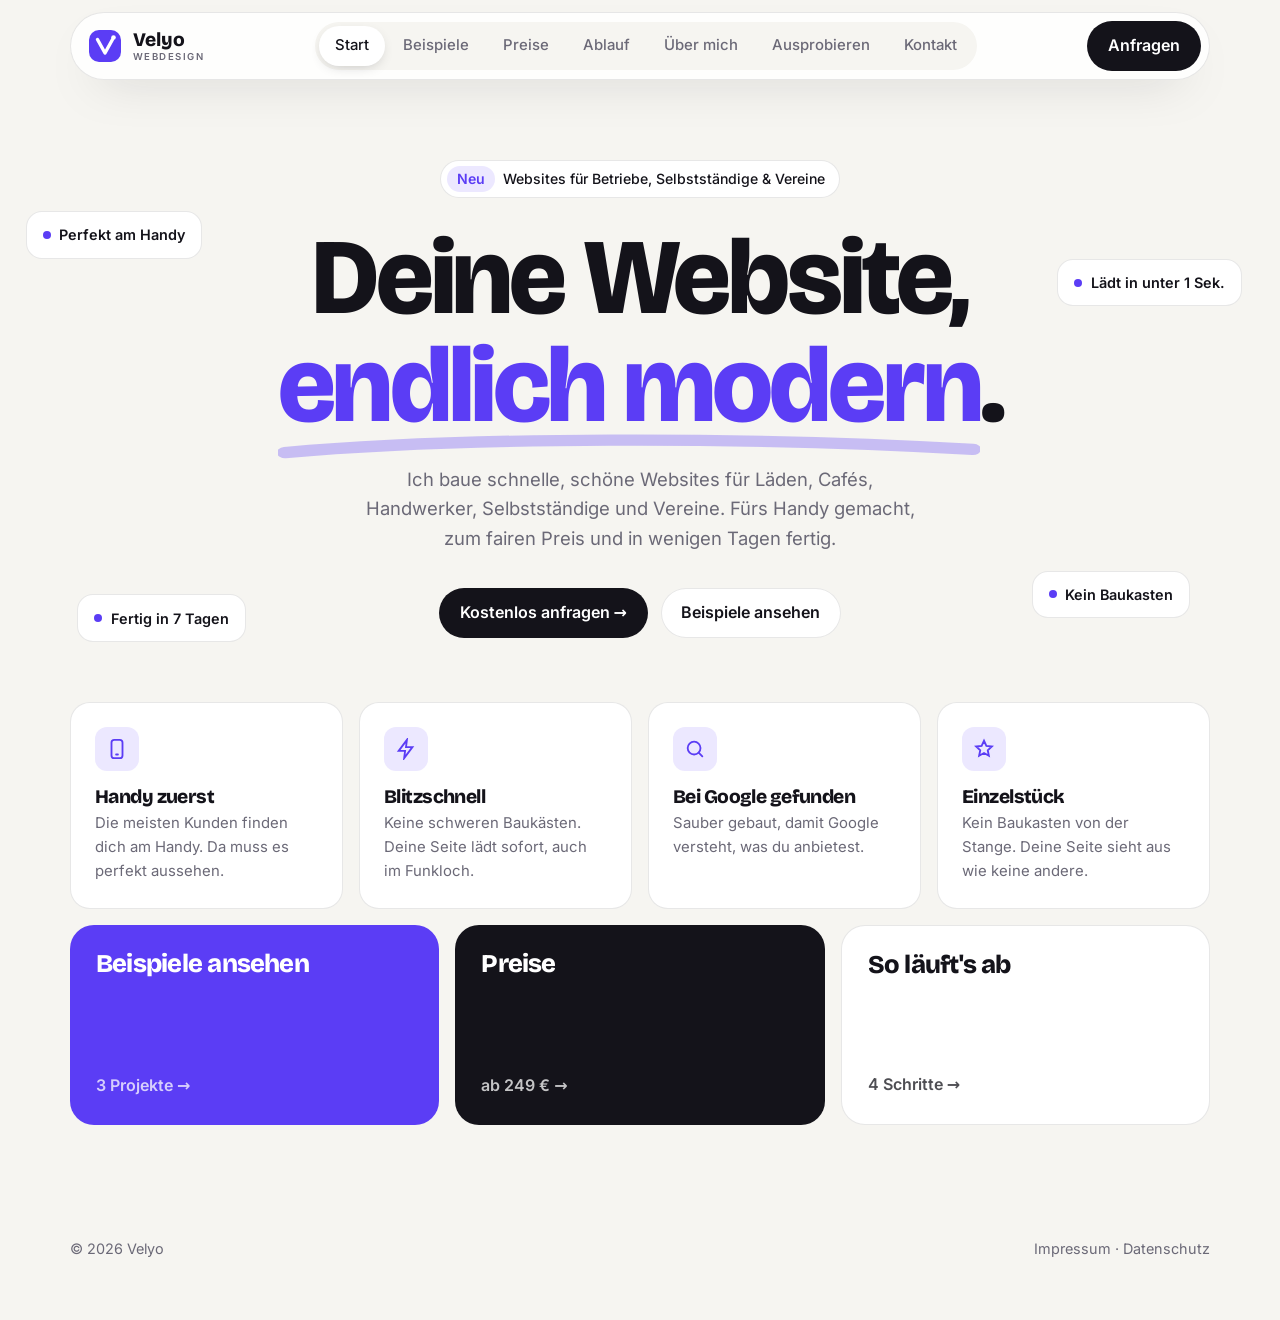
<file: index.html>
<!doctype html>
<html lang="de">
<head>
<meta charset="utf-8">
<meta name="viewport" content="width=device-width, initial-scale=1">
<meta name="robots" content="noindex, nofollow">
<title>Velyo – Websites für Betriebe & Vereine</title>
<meta name="description" content="Moderne Websites für Betriebe, Selbstständige und Vereine. Fürs Handy gemacht, fairer Preis, in wenigen Tagen fertig.">
<link rel="icon" href="data:image/svg+xml,%3Csvg xmlns='http://www.w3.org/2000/svg' viewBox='0 0 36 36'%3E%3Crect x='2' y='2' width='32' height='32' rx='10' fill='%235b3df5'/%3E%3Cpath d='M10.5 11.5 18 25l7.5-13.5' stroke='%23fff' stroke-width='3.4' fill='none' stroke-linecap='round' stroke-linejoin='round'/%3E%3Ccircle cx='26.5' cy='9.5' r='2.3' fill='%23fff'/%3E%3C/svg%3E">
<link rel="stylesheet" href="fonts/fonts.css">
<style>
  /* Nur eine Farbe: Lila. Dazu Schwarz, Weiß und Grau. */
  :root{--bg:#f6f5f1;--karte:#fff;--text:#14131a;--muted:#6b6977;--line:rgba(20,19,26,.1);--akzent:#5b3df5;--akzent-hell:#ece8ff;--schatten:0 20px 50px -28px rgba(20,19,26,.35)}
  *{box-sizing:border-box;margin:0;padding:0}
  body{font-family:'Inter',system-ui,sans-serif;background:var(--bg);color:var(--text);line-height:1.6;overflow-x:hidden}
  h1,h2,h3{font-family:'Bricolage Grotesque',system-ui,sans-serif;letter-spacing:-.03em;line-height:1;font-weight:800}
  a{color:inherit}
  .wrap{max-width:1180px;margin:0 auto;padding:0 20px}
  .ak{color:var(--akzent)}

  /* ---------- Menü ---------- */
  nav{position:sticky;top:12px;z-index:30;margin:12px auto 0;max-width:1180px;padding:0 20px}
  .bar{position:relative;display:flex;align-items:center;justify-content:space-between;gap:1rem;background:rgba(255,255,255,.86);backdrop-filter:blur(14px);border:1px solid var(--line);border-radius:999px;padding:8px 8px 8px 16px;box-shadow:var(--schatten)}
  .logo{font-family:'Bricolage Grotesque';font-weight:800;font-size:1.2rem;text-decoration:none;display:flex;align-items:center;gap:.6rem;flex:none}
  .logo svg{flex:none;transition:transform .4s cubic-bezier(.3,1.6,.5,1)}
  .logo:hover svg{transform:rotate(-8deg) scale(1.06)}
  .logo span{display:flex;flex-direction:column;line-height:1}
  .logo small{font-family:'Inter';font-size:.6rem;font-weight:600;letter-spacing:.16em;text-transform:uppercase;color:var(--muted);margin-top:3px}
  .menu{display:flex;gap:2px;list-style:none;background:var(--bg);border-radius:999px;padding:4px}
  .menu a{display:block;text-decoration:none;font-weight:500;font-size:.93rem;color:var(--muted);padding:.5rem 1rem;border-radius:999px;transition:background .25s,color .25s}
  .menu a:hover{color:var(--text)}
  .menu a.aktiv{background:#fff;color:var(--text);box-shadow:0 4px 14px -6px rgba(20,19,26,.3)}
  .rechts{display:flex;align-items:center;gap:6px}
  .burger{display:none;width:44px;height:44px;border-radius:50%;border:1px solid var(--line);background:#fff;cursor:pointer;place-items:center}
  .burger span{display:block;width:18px;height:2px;background:var(--text);border-radius:2px;position:relative;transition:background .2s}
  .burger span::before,.burger span::after{content:"";position:absolute;left:0;width:18px;height:2px;background:var(--text);border-radius:2px;transition:transform .25s}
  .burger span::before{top:-6px}.burger span::after{top:6px}
  .offen .burger span{background:transparent}
  .offen .burger span::before{transform:translateY(6px) rotate(45deg)}
  .offen .burger span::after{transform:translateY(-6px) rotate(-45deg)}
  .handymenu{display:none;position:absolute;top:calc(100% + 10px);left:0;right:0;background:#fff;border:1px solid var(--line);border-radius:24px;padding:10px;box-shadow:0 30px 60px -20px rgba(20,19,26,.4)}
  .offen .handymenu{display:grid;animation:auf .25s ease}
  @keyframes auf{from{opacity:0;transform:translateY(-8px)}}
  .handymenu a{text-decoration:none;font-family:'Bricolage Grotesque';font-weight:700;font-size:1.3rem;padding:.85rem 1rem;border-radius:16px;display:flex;justify-content:space-between}
  .handymenu a::after{content:"→";color:var(--muted)}
  .handymenu a.aktiv{background:var(--akzent-hell);color:var(--akzent)}
  .handymenu a.aktiv::after{color:var(--akzent)}

  .btn{display:inline-flex;align-items:center;gap:.5rem;background:var(--text);color:#fff;text-decoration:none;font:inherit;font-weight:600;padding:.75rem 1.3rem;border-radius:999px;border:0;cursor:pointer;transition:transform .2s,background .2s}
  .btn:hover{transform:translateY(-2px);background:var(--akzent)}
  .btn.hell{background:#fff;color:var(--text);box-shadow:inset 0 0 0 1px var(--line)}
  .btn.hell:hover{background:var(--akzent-hell);color:var(--akzent)}

  /* ---------- Seiten ---------- */
  .seite{display:none;min-height:70vh}
  .seite.an{display:block;animation:seite .45s cubic-bezier(.2,.7,.2,1)}
  @keyframes seite{from{opacity:0;transform:translateY(14px)}}
  section{padding:72px 0}
  .kopf{display:flex;justify-content:space-between;align-items:end;gap:2rem;flex-wrap:wrap;margin-bottom:2.5rem}
  .kicker{font-weight:600;color:var(--akzent);font-size:.9rem;margin-bottom:.6rem;display:block}
  h2{font-size:clamp(2.3rem,5.4vw,4.2rem)}
  .kopf p{max-width:26rem;color:var(--muted)}
  .weiter{display:flex;justify-content:center;gap:.7rem;flex-wrap:wrap;margin-top:3rem}

  /* Start */
  .hero{padding:80px 0 40px;text-align:center;position:relative}
  .pill{display:inline-flex;align-items:center;gap:.5rem;background:#fff;border:1px solid var(--line);border-radius:999px;padding:.35rem .9rem .35rem .4rem;font-size:.88rem;font-weight:500;margin-bottom:1.6rem}
  .pill b{background:var(--akzent-hell);color:var(--akzent);border-radius:999px;padding:.1rem .6rem;font-weight:600}
  .hero h1{font-size:clamp(2.9rem,8.4vw,7rem);max-width:14ch;margin:0 auto}
  .mark{position:relative;white-space:nowrap;color:var(--akzent)}
  .mark svg{position:absolute;left:0;bottom:-.12em;width:100%;height:.3em}
  .mark path{stroke-dasharray:400;stroke-dashoffset:400;animation:draw 1.2s .4s ease forwards}
  @keyframes draw{to{stroke-dashoffset:0}}
  .hero p{max-width:36rem;margin:1.6rem auto 2.2rem;color:var(--muted);font-size:1.15rem}
  .ctas{display:flex;gap:.8rem;justify-content:center;flex-wrap:wrap}
  .floats{position:absolute;inset:0;pointer-events:none}
  .f{position:absolute;display:flex;align-items:center;gap:.55rem;background:#fff;border:1px solid var(--line);border-radius:16px;padding:.7rem 1rem;font-weight:600;font-size:.9rem;box-shadow:var(--schatten);animation:float 6s ease-in-out infinite}
  .f::before{content:"";width:8px;height:8px;border-radius:50%;background:var(--akzent)}
  @keyframes float{50%{transform:translateY(-12px)}}
  .vorteile{display:grid;grid-template-columns:repeat(4,1fr);gap:16px}
  .v{background:var(--karte);border:1px solid var(--line);border-radius:20px;padding:24px}
  .v .ico{width:44px;height:44px;border-radius:12px;display:grid;place-items:center;margin-bottom:1rem;background:var(--akzent-hell)}
  .v h3{font-size:1.2rem;margin-bottom:.4rem}
  .v p{color:var(--muted);font-size:.93rem}
  .kacheln{display:grid;grid-template-columns:repeat(3,1fr);gap:16px;margin-top:16px}
  .sprung{display:flex;flex-direction:column;justify-content:space-between;gap:2.5rem;min-height:200px;background:var(--karte);border:1px solid var(--line);border-radius:24px;padding:26px;text-decoration:none;transition:transform .25s,box-shadow .25s}
  .sprung:hover{transform:translateY(-4px);box-shadow:var(--schatten)}
  .sprung.dunkel{background:var(--text);color:#fff;border:0}
  .sprung.lila{background:var(--akzent);color:#fff;border:0}
  .sprung h3{font-size:1.6rem}
  .sprung span{font-weight:600;opacity:.75}

  /* Arbeiten */
  .projekte{display:grid;grid-template-columns:repeat(3,1fr);gap:20px}
  .projekt{background:var(--karte);border:1px solid var(--line);border-radius:24px;overflow:hidden;text-decoration:none;display:flex;flex-direction:column;transition:transform .3s,box-shadow .3s}
  .projekt:hover{transform:translateY(-6px);box-shadow:var(--schatten)}
  .screen{position:relative;aspect-ratio:4/5;overflow:hidden;background:#eee;border-bottom:1px solid var(--line)}
  .screen iframe{position:absolute;top:0;left:0;width:390px;height:780px;border:0;transform-origin:0 0;pointer-events:none}
  .projekt .info{padding:20px 22px 22px}
  .projekt h3{font-size:1.4rem;margin-bottom:.3rem}
  .projekt p{color:var(--muted);font-size:.93rem}
  .tags{display:flex;gap:.4rem;flex-wrap:wrap;margin-top:.9rem}
  .tags span{font-size:.75rem;font-weight:600;background:var(--bg);border-radius:999px;padding:.2rem .65rem}
  .hinweis{color:var(--muted);font-size:.85rem;margin-top:1.2rem}

  /* Preise */
  .preise{display:grid;grid-template-columns:repeat(3,1fr);gap:20px;align-items:stretch}
  .p{background:var(--karte);border:1px solid var(--line);border-radius:28px;padding:32px;display:flex;flex-direction:column}
  .p.top{background:var(--text);color:#fff;border:0;box-shadow:var(--schatten)}
  .p.top .muted{color:#a9a7b6}
  .badge{align-self:flex-start;background:var(--akzent);color:#fff;font-weight:600;font-size:.75rem;padding:.25rem .7rem;border-radius:999px;margin-bottom:1rem}
  .p h3{font-size:1.5rem}
  .muted{color:var(--muted)}
  .betrag{font-family:'Bricolage Grotesque';font-weight:800;font-size:3.2rem;margin:1rem 0 .2rem;letter-spacing:-.04em}
  .betrag small{font-size:1rem;font-weight:500;letter-spacing:0}
  .p ul{list-style:none;margin:1.4rem 0 2rem;flex:1}
  .p li{padding:.45rem 0 .45rem 1.7rem;position:relative}
  .p li::before{content:"";position:absolute;left:0;top:.75rem;width:14px;height:8px;border-left:2.5px solid var(--akzent);border-bottom:2.5px solid var(--akzent);transform:rotate(-45deg)}
  .p.top li::before{border-color:#fff}
  .p.top .btn{background:var(--akzent)}
  .p.top .btn:hover{background:#fff;color:var(--text)}
  .angebot{margin-top:2rem;background:var(--akzent-hell);border-radius:20px;padding:20px 24px;font-weight:500}
  .angebot b{font-family:'Bricolage Grotesque';font-size:1.2rem;color:var(--akzent)}

  /* Ablauf */
  .schritte{display:grid;grid-template-columns:repeat(4,1fr);gap:16px}
  .schritt{padding:24px;border-radius:20px;background:var(--karte);border:1px solid var(--line)}
  .schritt .n{font-family:'Bricolage Grotesque';font-weight:800;font-size:2.6rem;color:var(--akzent);line-height:1;margin-bottom:.8rem}
  .schritt h3{font-size:1.15rem;margin-bottom:.3rem}
  .schritt p{color:var(--muted);font-size:.93rem}
  details{background:var(--karte);border:1px solid var(--line);border-radius:16px;padding:18px 22px;margin-bottom:10px}
  summary{font-weight:600;cursor:pointer;list-style:none;display:flex;justify-content:space-between;gap:1rem}
  summary::after{content:"+";font-size:1.3rem;line-height:1;transition:transform .2s;color:var(--akzent)}
  details[open] summary::after{transform:rotate(45deg)}
  details p{color:var(--muted);margin-top:.7rem}

  /* Über mich */
  .ich{display:grid;grid-template-columns:.8fr 1.2fr;gap:48px;align-items:center}
  .ichkarte{border-radius:32px;background:var(--akzent);padding:14px;display:grid;grid-template-columns:1fr 1fr;gap:10px;box-shadow:0 40px 70px -40px rgba(91,61,245,.7)}
  .ik-zahl{background:rgba(255,255,255,.12);border:1px solid rgba(255,255,255,.2);border-radius:22px;padding:26px 20px;color:#fff}
  .ik-zahl b{display:block;font-family:'Bricolage Grotesque';font-weight:800;font-size:clamp(2rem,4.4vw,2.8rem);letter-spacing:-.03em;line-height:1}
  .ik-zahl span{display:block;margin-top:.5rem;font-size:.9rem;opacity:.85}
  .ich p{color:var(--muted);font-size:1.08rem;margin-bottom:1rem}
  .ich p b{color:var(--text)}
  .prinzipien{list-style:none;margin:0 0 1rem}
  .prinzipien li{color:var(--muted);padding:.3rem 0 .3rem 1.6rem;position:relative}
  .prinzipien li::before{content:"";position:absolute;left:0;top:.75rem;width:10px;height:10px;border-radius:3px;background:var(--akzent)}
  .prinzipien b{color:var(--text)}

  /* Kontakt */
  .kontakt{background:var(--text);color:#fff;border-radius:36px;padding:64px 48px;text-align:center;position:relative;overflow:hidden}
  .kontakt::before{content:"";position:absolute;width:520px;height:520px;border-radius:50%;background:radial-gradient(circle,rgba(91,61,245,.5),transparent 70%);top:-220px;left:50%;transform:translateX(-50%)}
  .kontakt > *{position:relative;z-index:1}
  .kontakt h2{margin-bottom:1rem}
  .kontakt p{color:#a9a7b6;max-width:32rem;margin:0 auto 2rem}
  .formular{max-width:560px;margin:0 auto;text-align:left;display:grid;gap:12px}
  .formular .zeile{display:grid;grid-template-columns:1fr 1fr;gap:12px}
  .formular input,.formular textarea{width:100%;font:inherit;color:#fff;background:rgba(255,255,255,.08);border:1px solid rgba(255,255,255,.15);border-radius:14px;padding:.85rem 1rem}
  .formular input::placeholder,.formular textarea::placeholder{color:#8f8d9c}
  .formular textarea{min-height:110px;resize:vertical}
  .formular .wahl{display:flex;gap:8px;flex-wrap:wrap}
  .formular .wahl button{font:inherit;font-weight:600;font-size:.9rem;border-radius:999px;padding:.5rem 1rem;cursor:pointer;background:transparent;color:#fff;border:1px solid rgba(255,255,255,.25)}
  .formular .wahl button.on{background:#fff;color:var(--text);border-color:#fff}
  .formular .btn{justify-self:start;background:var(--akzent)}
  .formular .btn:hover{background:#fff;color:var(--text)}

  footer{padding:40px 0 60px;color:var(--muted);font-size:.9rem}
  footer .wrap{display:flex;justify-content:space-between;flex-wrap:wrap;gap:1rem}
  footer a{text-decoration:none}

  @media (max-width:980px){
    .menu{display:none}
    .burger{display:grid}
    .rechts .btn{display:none}
  }
  @media (max-width:900px){
    .floats{display:none}
    .hero{padding:48px 0 24px}
    .projekte,.preise,.ich,.kacheln{grid-template-columns:1fr}
    .vorteile,.schritte{grid-template-columns:1fr 1fr}
    section{padding:48px 0}
    .kontakt{padding:48px 22px;border-radius:28px}
    .screen{aspect-ratio:1/1}
    .sprung{min-height:140px}
  }
  @media (max-width:520px){.vorteile,.schritte,.formular .zeile{grid-template-columns:1fr}.formular .btn{justify-self:stretch;justify-content:center}}
  @media (prefers-reduced-motion:reduce){*{animation:none!important;transition:none!important}.mark path{stroke-dashoffset:0}}
</style>
</head>
<body>

<nav id="nav"><div class="bar">
  <a class="logo" href="#start" aria-label="Velyo"><svg width="36" height="36" viewBox="0 0 36 36" aria-hidden="true"><rect x="2" y="2" width="32" height="32" rx="10" fill="#5b3df5"/><path d="M10.5 11.5 18 25l7.5-13.5" stroke="#fff" stroke-width="3.4" fill="none" stroke-linecap="round" stroke-linejoin="round"/><circle cx="26.5" cy="9.5" r="2.3" fill="#fff"/></svg><span>Velyo<small>Webdesign</small></span></a>
  <ul class="menu" id="menu"></ul>
  <div class="rechts">
    <a class="btn" href="#kontakt">Anfragen</a>
    <button class="burger" id="burger" aria-label="Menü öffnen" aria-expanded="false"><span></span></button>
  </div>
  <div class="handymenu" id="handymenu"></div>
</div></nav>

<!-- ===== START ===== -->
<main class="seite" data-seite="start" data-titel="Start">
  <header class="hero"><div class="wrap">
    <div class="floats" aria-hidden="true">
      <div class="f" style="left:2%;top:22%">Perfekt am Handy</div>
      <div class="f" style="right:3%;top:30%;animation-delay:1.5s">Lädt in unter 1 Sek.</div>
      <div class="f" style="left:6%;bottom:6%;animation-delay:3s">Fertig in 7 Tagen</div>
      <div class="f" style="right:7%;bottom:10%;animation-delay:2s">Kein Baukasten</div>
    </div>
    <span class="pill"><b>Neu</b> Websites für Betriebe, Selbstständige & Vereine</span>
    <h1>Deine Website, <span class="mark">endlich modern<svg viewBox="0 0 300 20" preserveAspectRatio="none"><path d="M3 14 C 80 4, 200 4, 297 12" stroke="#5b3df5" stroke-opacity=".3" stroke-width="7" fill="none" stroke-linecap="round"/></svg></span>.</h1>
    <p>Ich baue schnelle, schöne Websites für Läden, Cafés, Handwerker, Selbstständige und Vereine. Fürs Handy gemacht, zum fairen Preis und in wenigen Tagen fertig.</p>
    <div class="ctas"><a class="btn" href="#kontakt">Kostenlos anfragen →</a><a class="btn hell" href="#arbeiten">Beispiele ansehen</a></div>
  </div></header>
  <section style="padding-top:24px"><div class="wrap">
    <div class="vorteile">
      <div class="v"><div class="ico"><svg width="22" height="22" viewBox="0 0 24 24" fill="none" stroke="#5b3df5" stroke-width="2" stroke-linecap="round"><rect x="6" y="2" width="12" height="20" rx="3"/><path d="M11 18h2"/></svg></div><h3>Handy zuerst</h3><p>Die meisten Kunden finden dich am Handy. Da muss es perfekt aussehen.</p></div>
      <div class="v"><div class="ico"><svg width="22" height="22" viewBox="0 0 24 24" fill="none" stroke="#5b3df5" stroke-width="2" stroke-linecap="round"><path d="M13 2 4 14h7l-1 8 9-12h-7z"/></svg></div><h3>Blitzschnell</h3><p>Keine schweren Baukästen. Deine Seite lädt sofort, auch im Funkloch.</p></div>
      <div class="v"><div class="ico"><svg width="22" height="22" viewBox="0 0 24 24" fill="none" stroke="#5b3df5" stroke-width="2" stroke-linecap="round"><circle cx="11" cy="11" r="7"/><path d="m20 20-4-4"/></svg></div><h3>Bei Google gefunden</h3><p>Sauber gebaut, damit Google versteht, was du anbietest.</p></div>
      <div class="v"><div class="ico"><svg width="22" height="22" viewBox="0 0 24 24" fill="none" stroke="#5b3df5" stroke-width="2" stroke-linecap="round"><path d="M12 3l2.6 5.6 6 .7-4.5 4.1 1.2 6L12 16.4 6.7 19.4l1.2-6L3.4 9.3l6-.7z"/></svg></div><h3>Einzelstück</h3><p>Kein Baukasten von der Stange. Deine Seite sieht aus wie keine andere.</p></div>
    </div>
    <div class="kacheln">
      <a class="sprung lila" href="#arbeiten"><h3>Beispiele ansehen</h3><span>3 Projekte →</span></a>
      <a class="sprung dunkel" href="#preise"><h3>Preise</h3><span>ab 249 € →</span></a>
      <a class="sprung" href="#ablauf"><h3>So läuft's ab</h3><span>4 Schritte →</span></a>
    </div>
  </div></section>
</main>

<!-- ===== ARBEITEN ===== -->
<main class="seite" data-seite="arbeiten" data-titel="Beispiele">
  <section><div class="wrap">
    <div class="kopf"><div><span class="kicker">Beispiele</span><h2>So kann's aussehen</h2></div><p>Drei Beispiel-Projekte. Antippen und am Handy durchscrollen.</p></div>
    <div class="projekte">
      <a class="projekt" href="beispiele/cafe/"><div class="screen"><iframe data-src="beispiele/cafe/" scrolling="no" tabindex="-1" title="Vorschau Café"></iframe></div><div class="info"><h3>Café Morgenrot</h3><p>Speisekarte zum Durchklicken und „Jetzt geöffnet“-Anzeige.</p><div class="tags"><span>Gastro</span><span>Speisekarte</span><span>Öffnungszeiten live</span></div></div></a>
      <a class="projekt" href="beispiele/verein/"><div class="screen"><iframe data-src="beispiele/verein/" scrolling="no" tabindex="-1" title="Vorschau Verein"></iframe></div><div class="info"><h3>LG Neckarufer</h3><p>Countdown zum nächsten Wettkampf und Trainingsgruppen-Filter.</p><div class="tags"><span>Verein</span><span>Termine</span><span>Mitglieder werben</span></div></div></a>
      <a class="projekt" href="beispiele/handwerk/"><div class="screen"><iframe data-src="beispiele/handwerk/" scrolling="no" tabindex="-1" title="Vorschau Schreinerei"></iframe></div><div class="info"><h3>Schreinerei Brandt</h3><p>Preis-Schätzer und Anfrage-Formular für neue Aufträge.</p><div class="tags"><span>Handwerk</span><span>Preis-Rechner</span><span>Anfragen</span></div></div></a>
    </div>
    <p class="hinweis">Die Betriebe sind erfunden. Sie zeigen, was möglich ist. Deine Website wird genau auf dich zugeschnitten.</p>
    <div class="weiter"><a class="btn" href="#preise">Weiter zu den Preisen →</a></div>
  </div></section>
</main>

<!-- ===== PREISE ===== -->
<main class="seite" data-seite="preise" data-titel="Preise">
  <section><div class="wrap">
    <div class="kopf"><div><span class="kicker">Preise</span><h2>Fair & klar</h2></div><p>Festpreis, keine versteckten Kosten, und die Website gehört dir. Die Hälfte zahlst du zum Start, die andere Hälfte, wenn alles fertig ist.</p></div>
    <div class="preise">
      <div class="p"><h3>Visitenkarte</h3><p class="muted">Eine Seite, alles Wichtige.</p><div class="betrag">249 €<small> einmalig</small></div>
        <ul><li>1 Seite mit allen Infos</li><li>Öffnungszeiten, Karte, Kontakt</li><li>Perfekt am Handy</li><li>Fertig in 5 Tagen</li></ul><a class="btn hell" href="#kontakt">Anfragen</a></div>
      <div class="p top"><span class="badge">Beliebt</span><h3>Standard</h3><p class="muted">Für Betriebe, die wachsen wollen.</p><div class="betrag">449 €<small> einmalig</small></div>
        <ul><li>Bis zu 5 Seiten</li><li>Speisekarte, Leistungen oder Termine</li><li>Anfrage-Formular</li><li>Bildergalerie</li><li>Google-Maps-Karte & Öffnungszeiten</li><li>Google-Profil eingerichtet</li><li>Instagram & Social Media verknüpft</li><li>Gefunden werden bei Google (Grundpaket)</li><li>3 Änderungsrunden</li><li>1 Monat kostenlose Änderungen</li></ul><a class="btn" href="#kontakt">Anfragen</a></div>
      <div class="p"><h3>Premium</h3><p class="muted">Für alle, die richtig auffallen wollen.</p><div class="betrag">749 €<small> einmalig</small></div>
        <ul><li>Alles aus Standard</li><li>Bis zu 10 Seiten</li><li>Online-Terminbuchung oder Reservierung</li><li>Besondere Animationen & Effekte</li><li>News- oder Blog-Bereich</li><li>Zweite Sprache (z. B. Englisch)</li><li>Unbegrenzte Änderungsrunden</li></ul><a class="btn hell" href="#kontakt">Anfragen</a></div>
    </div>
    <div class="angebot"><b>Startangebot:</b> Die ersten 3 Kunden bekommen 50 % Rabatt, wenn sie mir danach eine ehrliche Bewertung schreiben.</div>
  </div></section>
</main>

<!-- ===== ABLAUF ===== -->
<main class="seite" data-seite="ablauf" data-titel="Ablauf">
  <section><div class="wrap">
    <div class="kopf"><div><span class="kicker">Ablauf</span><h2>In 4 Schritten online</h2></div><p>Du musst nichts Technisches können. Ich kümmere mich um alles.</p></div>
    <div class="schritte">
      <div class="schritt"><div class="n">1</div><h3>Anfrage</h3><p>Füll das kurze Formular aus. Dauert 2 Minuten.</p></div>
      <div class="schritt"><div class="n">2</div><h3>Entwurf</h3><p>Nach der Anzahlung (50 %) bekommst du in 2–3 Tagen einen Link zu deinem Entwurf.</p></div>
      <div class="schritt"><div class="n">3</div><h3>Feinschliff</h3><p>Schreib mir, was anders soll. Ich passe es an.</p></div>
      <div class="schritt"><div class="n">4</div><h3>Online</h3><p>Die Seite geht live, und du zahlst die zweite Hälfte.</p></div>
    </div>
  </div></section>
  <section style="padding-top:0"><div class="wrap" style="max-width:820px">
    <h2 style="margin-bottom:2rem;text-align:center;font-size:clamp(2rem,4vw,3rem)">Häufige Fragen</h2>
    <details><summary>Was kostet die Website im Monat?</summary><p>Die Website selbst nichts. Nur die eigene Adresse (z. B. cafe-musterstadt.de) kostet etwa 1 € im Monat. Die zahlst du direkt beim Anbieter, und sie gehört dir.</p></details>
    <details><summary>Wie läuft die Bezahlung?</summary><p>Die Hälfte zahlst du als Anzahlung zum Start, die andere Hälfte, wenn die Website fertig ist. Bequem per Überweisung.</p></details>
    <details><summary>Kann ich später selbst etwas ändern?</summary><p>Ja. Kleine Änderungen wie Öffnungszeiten zeige ich dir. Größere Änderungen schickst du mir einfach, und ich sage dir vorher, was sie kosten.</p></details>
    <details><summary>Ich habe schon eine alte Website. Geht das trotzdem?</summary><p>Klar. Ich übernehme deine Inhalte und mache sie modern. Deine Adresse bleibt gleich.</p></details>
    <details><summary>Brauche ich gute Fotos?</summary><p>Hilft, ist aber kein Muss. Schick mir einfach Handyfotos, oder ich arbeite mit kostenlosen Profi-Bildern.</p></details>
    <div class="weiter"><a class="btn" href="#kontakt">Jetzt anfragen →</a></div>
  </div></section>
</main>

<!-- ===== ÜBER MICH ===== -->
<main class="seite" data-seite="ueber" data-titel="Über mich">
  <section><div class="wrap">
    <div class="ich">
      <div class="ichkarte" aria-hidden="true">
        <div class="ik-zahl"><b>24 h</b><span>bis zur Antwort</span></div>
        <div class="ik-zahl"><b>7 Tage</b><span>bis zur fertigen Seite</span></div>
        <div class="ik-zahl"><b>100 %</b><span>fürs Handy gemacht</span></div>
        <div class="ik-zahl"><b>1 : 1</b><span>Einzelstück, kein Baukasten</span></div>
      </div>
      <div>
        <span class="kicker">Über mich</span>
        <h2 style="margin-bottom:1.4rem">Wer steckt dahinter?</h2>
        <p>Ich mache gerade mein Abi und baue nebenbei Websites. Dabei nutze ich die neuesten Werkzeuge, und deshalb bin ich <b>schneller und günstiger als eine große Agentur</b>. Das Ergebnis sieht trotzdem richtig gut aus.</p>
        <p>Mir fällt ständig auf, wie viele tolle Läden, Selbstständige und Vereine eine veraltete oder gar keine Website haben. Dabei suchen heute fast alle Kunden zuerst im Internet. <b>Wer da nicht gut aussieht, verliert Kunden</b>, und genau das will ich ändern.</p>
        <p>Wie ich arbeite:</p>
        <ul class="prinzipien">
          <li><b>Ehrlich:</b> Festpreis vorher, keine versteckten Kosten.</li>
          <li><b>Schnell:</b> Antwort in 24 Stunden, Entwurf in 2–3 Tagen.</li>
          <li><b>Fair:</b> Halb zum Start, halb wenn alles fertig ist.</li>
          <li><b>Mit Liebe zum Detail:</b> Jede Seite ist ein Einzelstück.</li>
        </ul>
        <p>Wenn ich nicht gerade baue, bin ich beim Laufen oder auf dem Rad. Ausdauer habe ich also, auch bei deinem Projekt.</p>
      </div>
    </div>
  </div></section>
</main>

<!-- ===== BAUKASTEN: Kunde spielt selbst. Vorschau ist nur ein Bild (Canvas) mit Wasserzeichen, kein kopierbarer Code ===== -->
<main class="seite" data-seite="baukasten" data-titel="Ausprobieren">
  <section><div class="wrap">
    <h2>Bau dir deine Vorschau</h2>
    <p class="bk-intro">Name rein, Farbe wählen, fertig. So ungefähr könnte deine Seite aussehen. Die echte Seite baue ich danach Stück für Stück für dich.</p>
    <div class="bk">
      <div class="bk-form">
        <label>Name deines Betriebs<input id="bkName" value="Café Sonnenschein" maxlength="28"></label>
        <label>Branche<select id="bkArt"><option value="cafe">Café / Bäckerei</option><option value="handwerk">Handwerk</option><option value="verein">Verein / Sport</option><option value="friseur">Friseur / Beauty</option><option value="anders">Etwas anderes</option></select></label>
        <label>Dein Spruch<input id="bkSpruch" maxlength="40"></label>
        <div class="bk-lbl">Farbe</div><div class="bk-farben" id="bkFarben"></div>
        <div class="bk-lbl">Stil</div><div class="wahl" id="bkStil"><button type="button" class="on" data-v="hell">Hell</button><button type="button" data-v="dunkel">Dunkel</button></div>
        <button class="btn" id="bkLos" type="button">Diese Seite anfragen →</button>
      </div>
      <canvas id="bkBild" width="780" height="1500" aria-label="Vorschau deiner Website"></canvas>
    </div>
  </div></section>
</main>
<style>
  .bk-intro{color:var(--muted);max-width:560px;margin:8px 0 28px}
  .bk{display:grid;grid-template-columns:1fr 390px;gap:40px;align-items:start;user-select:none;-webkit-user-select:none}
  .bk-form{display:grid;gap:16px;background:var(--karte);border-radius:24px;padding:24px;box-shadow:var(--schatten)}
  .bk-form label{display:grid;gap:6px;font-weight:600;font-size:14px}
  .bk-form input,.bk-form select{font:inherit;font-weight:500;padding:12px 14px;border-radius:12px;border:1px solid var(--line);background:var(--bg);user-select:text}
  .bk-lbl{font-weight:600;font-size:14px;margin-bottom:-8px}
  .bk-farben{display:flex;gap:10px}
  .bk-farben button{width:38px;height:38px;border-radius:50%;border:3px solid #fff;box-shadow:0 0 0 1px var(--line);cursor:pointer}
  .bk-farben button.on{box-shadow:0 0 0 3px var(--text)}
  #bkBild{width:390px;height:750px;border-radius:36px;border:10px solid #14131a;background:#fff;box-shadow:var(--schatten);pointer-events:none}
  @media (max-width:820px){.bk{grid-template-columns:1fr}#bkBild{width:min(390px,100%);height:auto;aspect-ratio:390/750;justify-self:center}}
</style>
<script>
(() => {
  const ART = {
    cafe: { bild: 'beispiele/img/1528699633788-424224dc89b5-2000.jpg', spruch: 'Guter Kaffee. Langsamer Morgen.', knopf: 'Zur Karte', kacheln: ['Frühstück bis 14 Uhr', 'Kuchen hausgemacht', 'Tisch reservieren'] },
    handwerk: { bild: 'beispiele/img/1512916194211-3f2b7f5f7de3-2000.jpg', spruch: 'Möbel, die bleiben.', knopf: 'Angebot holen', kacheln: ['Küchen & Schränke', 'Meisterbetrieb', 'Kostenloses Angebot'] },
    verein: { bild: 'beispiele/img/1502904550040-7534597429ae-2000.jpg', spruch: 'Laufen. Springen. Zusammen.', knopf: 'Probetraining', kacheln: ['Trainingszeiten', 'Nächste Termine', 'Mitglied werden'] },
    friseur: { spruch: 'Dein neuer Lieblingsschnitt.', knopf: 'Termin buchen', kacheln: ['Damen & Herren', 'Online-Termin', 'Preise ansehen'] },
    anders: { spruch: 'Schön, dass du da bist.', knopf: 'Kontakt', kacheln: ['Unsere Leistungen', 'Über uns', 'So erreichst du uns'] },
  };
  const FARBEN = ['#5b3df5', '#e2553a', '#2563eb', '#a0673a', '#16a34a', '#db2777'];
  const $ = id => document.getElementById(id), cv = $('bkBild'), x = cv.getContext('2d'), fotos = {};
  let farbe = FARBEN[1], stil = 'hell';
  cv.addEventListener('contextmenu', e => e.preventDefault());
  $('bkFarben').innerHTML = FARBEN.map(f => `<button type="button" style="background:${f}" data-f="${f}" aria-label="Farbe ${f}"></button>`).join('');
  $('bkFarben').onclick = e => { const b = e.target.closest('button'); if(!b) return; farbe = b.dataset.f; mal() };
  $('bkStil').onclick = e => { const b = e.target.closest('button'); if(!b) return; stil = b.dataset.v; mal() };
  $('bkArt').onchange = () => { $('bkSpruch').value = ART[$('bkArt').value].spruch; mal() };
  $('bkName').oninput = $('bkSpruch').oninput = () => mal();
  $('bkSpruch').value = ART.cafe.spruch;
  const rr = (px, py, w, h, r) => { x.beginPath(); x.roundRect(px, py, w, h, r) };
  function zeilen(t, max){ const out = []; let z = ''; for(const w of t.split(' ')){ const n = z ? z + ' ' + w : w; if(x.measureText(n).width > max && z){ out.push(z); z = w } else z = n } if(z) out.push(z); return out }
  function mal(){
    const a = ART[$('bkArt').value], name = $('bkName').value.trim() || 'Dein Betrieb', dunkel = stil === 'dunkel';
    [...$('bkFarben').children].forEach(b => b.classList.toggle('on', b.dataset.f === farbe));
    [...$('bkStil').children].forEach(b => b.classList.toggle('on', b.dataset.v === stil));
    const bg = dunkel ? '#121117' : '#f6f5f1', karte = dunkel ? '#1d1c24' : '#fff', text = dunkel ? '#fff' : '#14131a';
    x.setTransform(2, 0, 0, 2, 0, 0); x.fillStyle = bg; x.fillRect(0, 0, 390, 750);
    // Menü-Pille
    rr(14, 18, 362, 56, 28); x.fillStyle = karte; x.fill();
    rr(26, 30, 32, 32, 10); x.fillStyle = farbe; x.fill();
    x.fillStyle = '#fff'; x.font = '800 16px "Bricolage Grotesque",sans-serif'; x.textAlign = 'center'; x.textBaseline = 'middle'; x.fillText(name[0].toUpperCase(), 42, 47);
    x.textAlign = 'left'; x.fillStyle = text; x.font = '700 15px Inter,sans-serif'; x.fillText(name.length > 18 ? name.slice(0, 17) + '…' : name, 68, 47);
    x.font = '700 13px Inter,sans-serif'; const kw = x.measureText(a.knopf).width + 28; rr(366 - kw, 30, kw, 34, 17); x.fillStyle = farbe; x.fill(); x.fillStyle = '#fff'; x.textAlign = 'center'; x.fillText(a.knopf, 366 - kw / 2, 47);
    // Startbild
    x.save(); rr(14, 90, 362, 420, 26); x.clip();
    const f = a.bild && fotos[a.bild];
    if(f && f.complete && f.naturalWidth){ const s = Math.max(362 / f.naturalWidth, 420 / f.naturalHeight); x.drawImage(f, 195 - f.naturalWidth * s / 2, 300 - f.naturalHeight * s / 2, f.naturalWidth * s, f.naturalHeight * s) }
    else { const g = x.createLinearGradient(14, 90, 376, 510); g.addColorStop(0, farbe); g.addColorStop(1, '#14131a'); x.fillStyle = g; x.fillRect(14, 90, 362, 420) }
    const s2 = x.createLinearGradient(0, 200, 0, 510); s2.addColorStop(0, 'rgba(0,0,0,0)'); s2.addColorStop(1, 'rgba(0,0,0,.72)'); x.fillStyle = s2; x.fillRect(14, 90, 362, 420);
    x.restore();
    x.textAlign = 'left'; x.fillStyle = '#fff'; x.font = '800 38px "Bricolage Grotesque",sans-serif';
    const Z = zeilen($('bkSpruch').value.trim() || a.spruch, 320).slice(0, 4); Z.forEach((z, i) => x.fillText(z, 34, 470 - (Z.length - 1 - i) * 42 - 40));
    x.font = '700 13px Inter,sans-serif'; rr(34, 466, 130, 34, 17); x.fillStyle = farbe; x.fill(); x.fillStyle = '#fff'; x.textAlign = 'center'; x.fillText(a.knopf + ' →', 99, 483);
    // Kacheln
    a.kacheln.forEach((k, i) => { const y = 528 + i * 66; rr(14, y, 362, 56, 18); x.fillStyle = karte; x.fill(); rr(28, y + 14, 28, 28, 9); x.fillStyle = farbe; x.globalAlpha = .18; x.fill(); x.globalAlpha = 1; x.fillStyle = farbe; x.beginPath(); x.arc(42, y + 28, 5, 0, 7); x.fill(); x.fillStyle = text; x.textAlign = 'left'; x.font = '600 15px Inter,sans-serif'; x.fillText(k, 70, y + 29) });
    // Wasserzeichen über allem
    x.save(); x.translate(195, 375); x.rotate(-.5); x.fillStyle = dunkel ? 'rgba(255,255,255,.13)' : 'rgba(20,19,26,.1)'; x.font = '800 22px Inter,sans-serif'; x.textAlign = 'center';
    for(let r = -9; r <= 9; r++) for(let c = -2; c <= 2; c++) x.fillText('VELYO · VORSCHAU', c * 230 + (r % 2) * 115, r * 56);
    x.restore();
  }
  for(const k in ART){ const b = ART[k].bild; if(b){ const i = new Image(); i.onload = mal; i.src = b; fotos[b] = i } }
  document.fonts.ready.then(mal); mal();
  $('bkLos').onclick = () => {
    const f = $('anfrage'); f.betrieb.value = $('bkName').value;
    f.text.value = `Meine Vorschau aus dem Baukasten:\nBranche: ${$('bkArt').selectedOptions[0].text}\nSpruch: ${$('bkSpruch').value}\nFarbe: ${farbe}, Stil: ${stil}\n\nDas soll die Seite noch können: `;
    location.hash = '#kontakt';
  };
})();
</script>

<!-- ===== KONTAKT ===== -->
<main class="seite" data-seite="kontakt" data-titel="Kontakt">
  <section><div class="wrap">
    <div class="kontakt">
      <h2>Projekt anfragen</h2>
      <p>Erzähl mir kurz, was du brauchst. Du bekommst innerhalb von 24 Stunden eine erste Idee und einen Festpreis, kostenlos und unverbindlich.</p>
      <form id="anfrage" class="formular">
        <div class="zeile"><input name="name" placeholder="Dein Name" required><input name="betrieb" placeholder="Betrieb / Verein"></div>
        <div class="wahl" id="paket">
          <button type="button" data-v="Visitenkarte">Visitenkarte</button><button type="button" class="on" data-v="Standard">Standard</button><button type="button" data-v="Premium">Premium</button><button type="button" data-v="Weiß ich noch nicht">Weiß nicht</button>
        </div>
        <textarea name="text" placeholder="Was machst du, und was soll die Website können? Hast du schon eine?"></textarea>
        <button class="btn" type="submit">Anfrage abschicken →</button>
      </form>
    </div>
  </div></section>
</main>

<footer><div class="wrap">
  <span>© <span id="jahr"></span> Velyo</span>
  <span><a href="impressum.html">Impressum</a> · <a href="impressum.html#datenschutz">Datenschutz</a></span>
</div></footer>

<script>
  document.getElementById('jahr').textContent=new Date().getFullYear();
  if('scrollRestoration' in history) history.scrollRestoration='manual';

  // ---------- Menü & Seiten ----------
  const seiten=[...document.querySelectorAll('.seite')];
  const menuHTML=seiten.map(s=>`<a href="#${s.dataset.seite}" data-ziel="${s.dataset.seite}">${s.dataset.titel}</a>`).join('');
  document.getElementById('menu').innerHTML=seiten.map(s=>`<li><a href="#${s.dataset.seite}" data-ziel="${s.dataset.seite}">${s.dataset.titel}</a></li>`).join('');
  document.getElementById('handymenu').innerHTML=menuHTML;
  const nav=document.getElementById('nav'), burger=document.getElementById('burger');
  burger.onclick=()=>{const o=nav.classList.toggle('offen');burger.setAttribute('aria-expanded',o)};
  document.addEventListener('click',e=>{if(!nav.contains(e.target))nav.classList.remove('offen')});

  function zeige(){
    const id=(location.hash||'#start').slice(1);
    const ziel=seiten.find(s=>s.dataset.seite===id)||seiten[0];
    seiten.forEach(s=>s.classList.toggle('an',s===ziel));
    document.querySelectorAll('[data-ziel]').forEach(a=>a.classList.toggle('aktiv',a.dataset.ziel===ziel.dataset.seite));
    nav.classList.remove('offen'); burger.setAttribute('aria-expanded',false);
    document.title=(ziel.dataset.seite==='start'?'':ziel.dataset.titel+' – ')+'Velyo';
    window.scrollTo(0,0);
    if(ziel.dataset.seite==='arbeiten') vorschauen();
  }
  addEventListener('hashchange',zeige); zeige();

  // ---------- Live-Vorschauen (erst laden, wenn die Seite "Beispiele" offen ist) ----------
  function vorschauen(){
    requestAnimationFrame(()=>document.querySelectorAll('.screen').forEach(s=>{
      const f=s.querySelector('iframe'), k=s.clientWidth/390;
      f.style.transform=`scale(${k})`; f.style.height=(s.clientHeight/k)+'px';
      if(!f.src){f.onload=()=>{try{f.contentDocument.documentElement.style.overflow='hidden';f.contentDocument.querySelectorAll('.reveal').forEach(e=>e.classList.add('on'))}catch(e){}};f.src=f.dataset.src}
    }));
  }
  addEventListener('resize',()=>{if(location.hash==='#arbeiten')vorschauen()});

  // ---------- Anfrage-Formular: öffnet eine fertige E-Mail ----------
  const EMAIL='rkieglergrasa@gmail.com';
  let paket='Standard';
  document.getElementById('paket').addEventListener('click',e=>{
    const b=e.target.closest('button'); if(!b) return;
    paket=b.dataset.v; [...b.parentNode.children].forEach(x=>x.classList.toggle('on',x===b));
  });
  document.getElementById('anfrage').addEventListener('submit',e=>{
    e.preventDefault(); const f=new FormData(e.target);
    const body=`Name: ${f.get('name')}\nBetrieb: ${f.get('betrieb')||'-'}\nPaket: ${paket}\n\n${f.get('text')||''}`;
    location.href=`mailto:${EMAIL}?subject=${encodeURIComponent('Website-Anfrage: '+(f.get('betrieb')||f.get('name')))}&body=${encodeURIComponent(body)}`;
  });
</script>
</body>
</html>
</file>
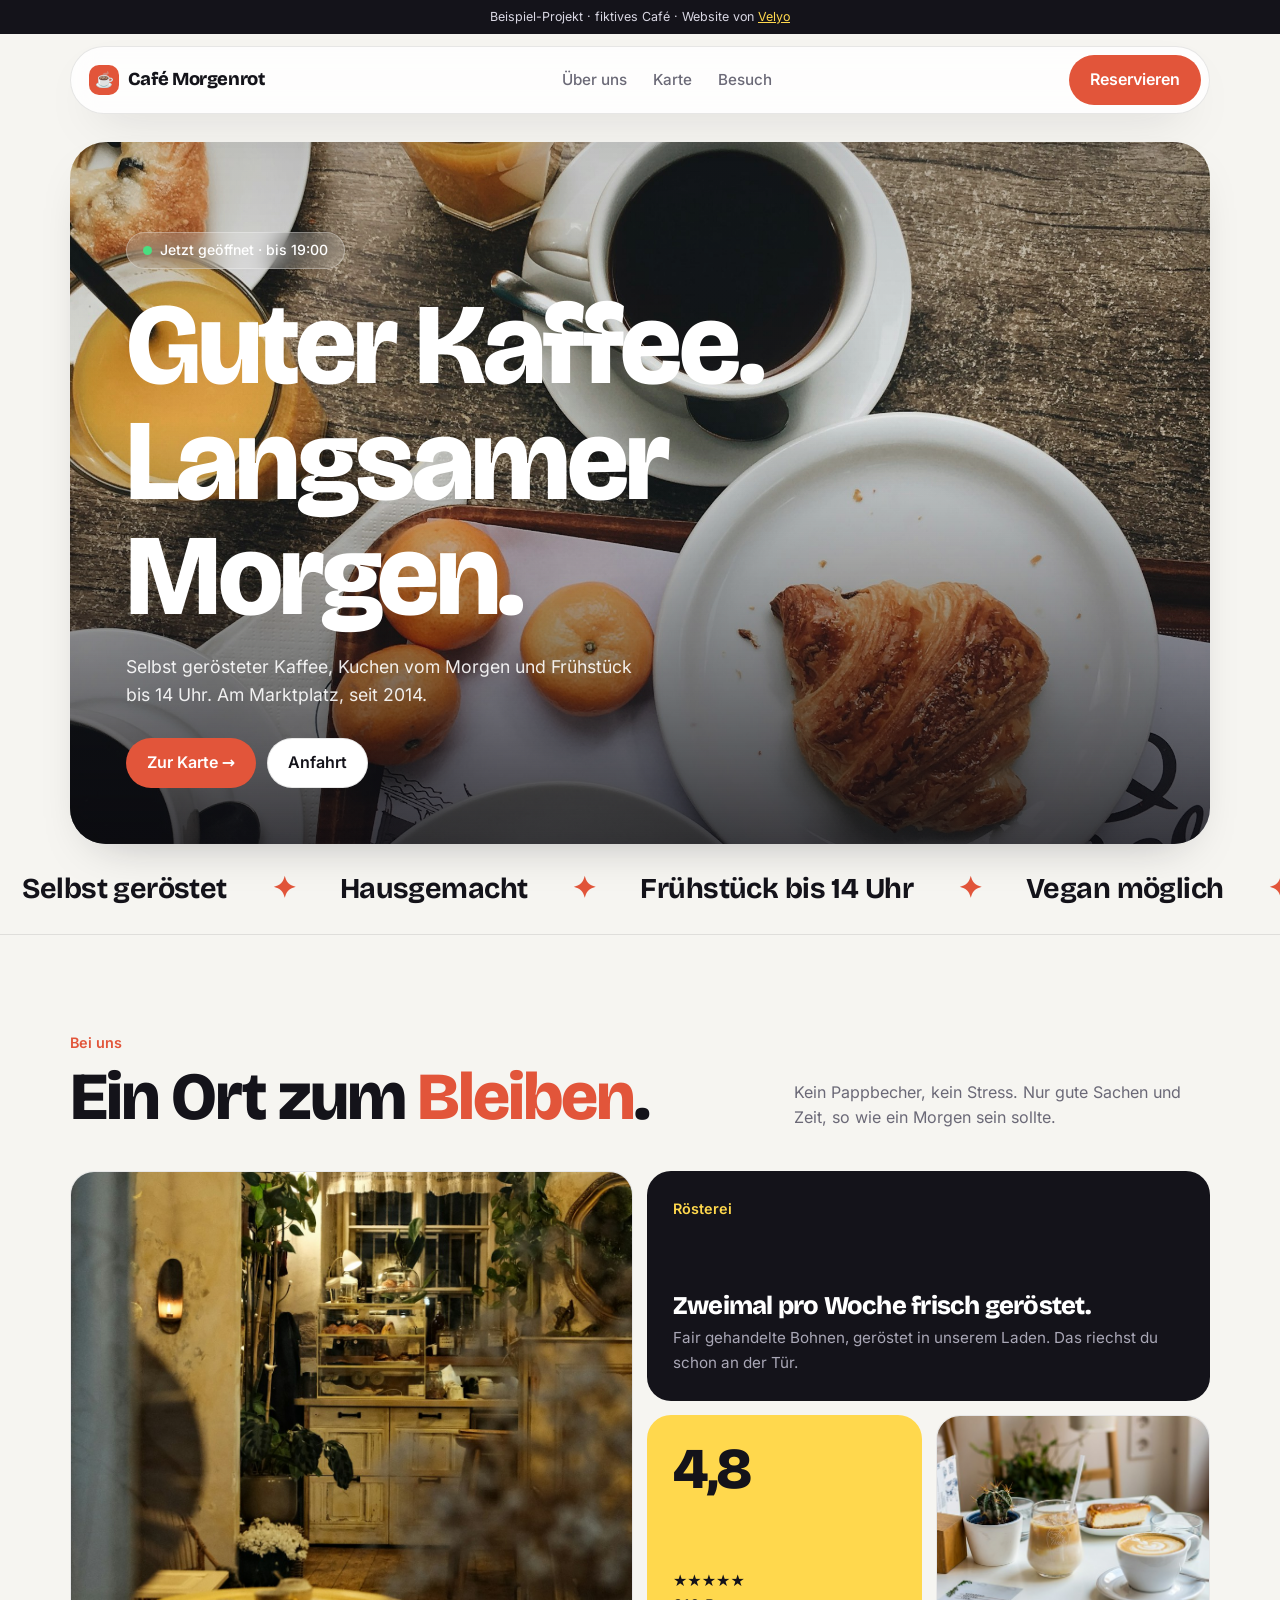
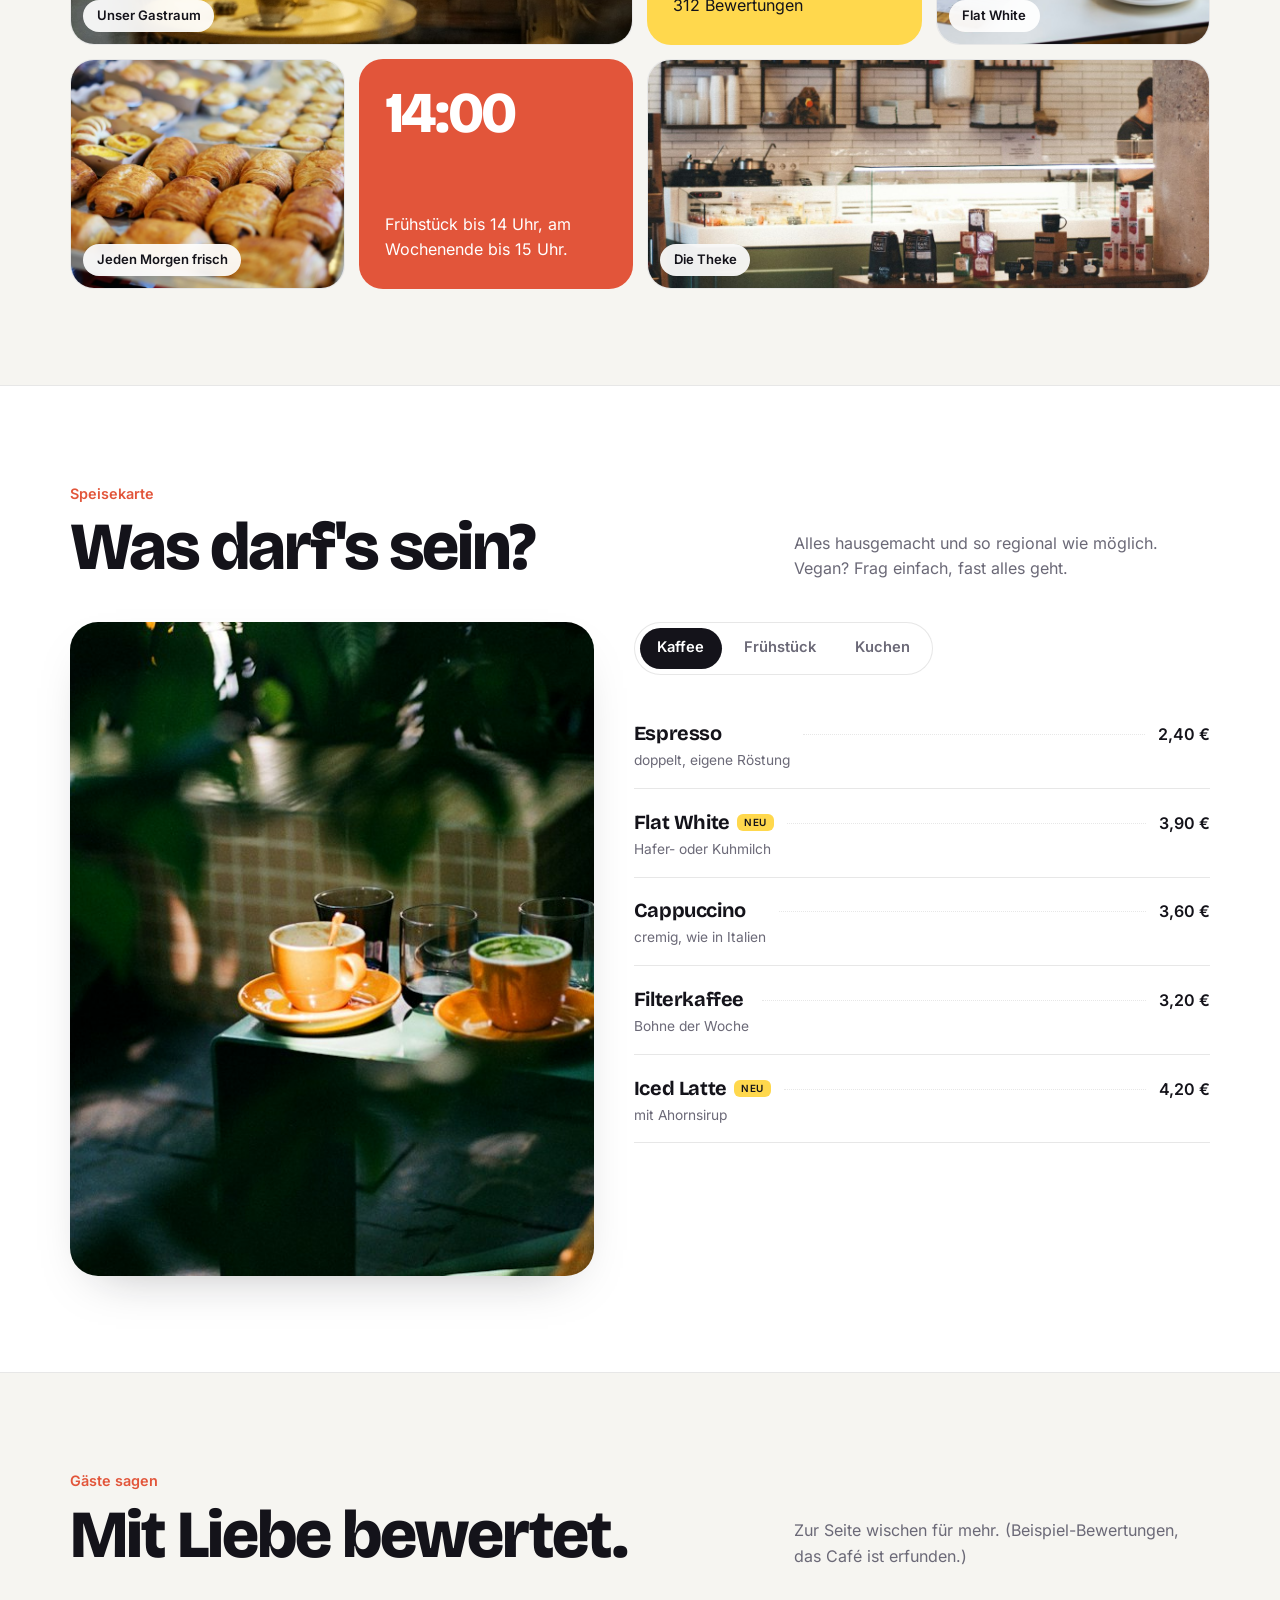
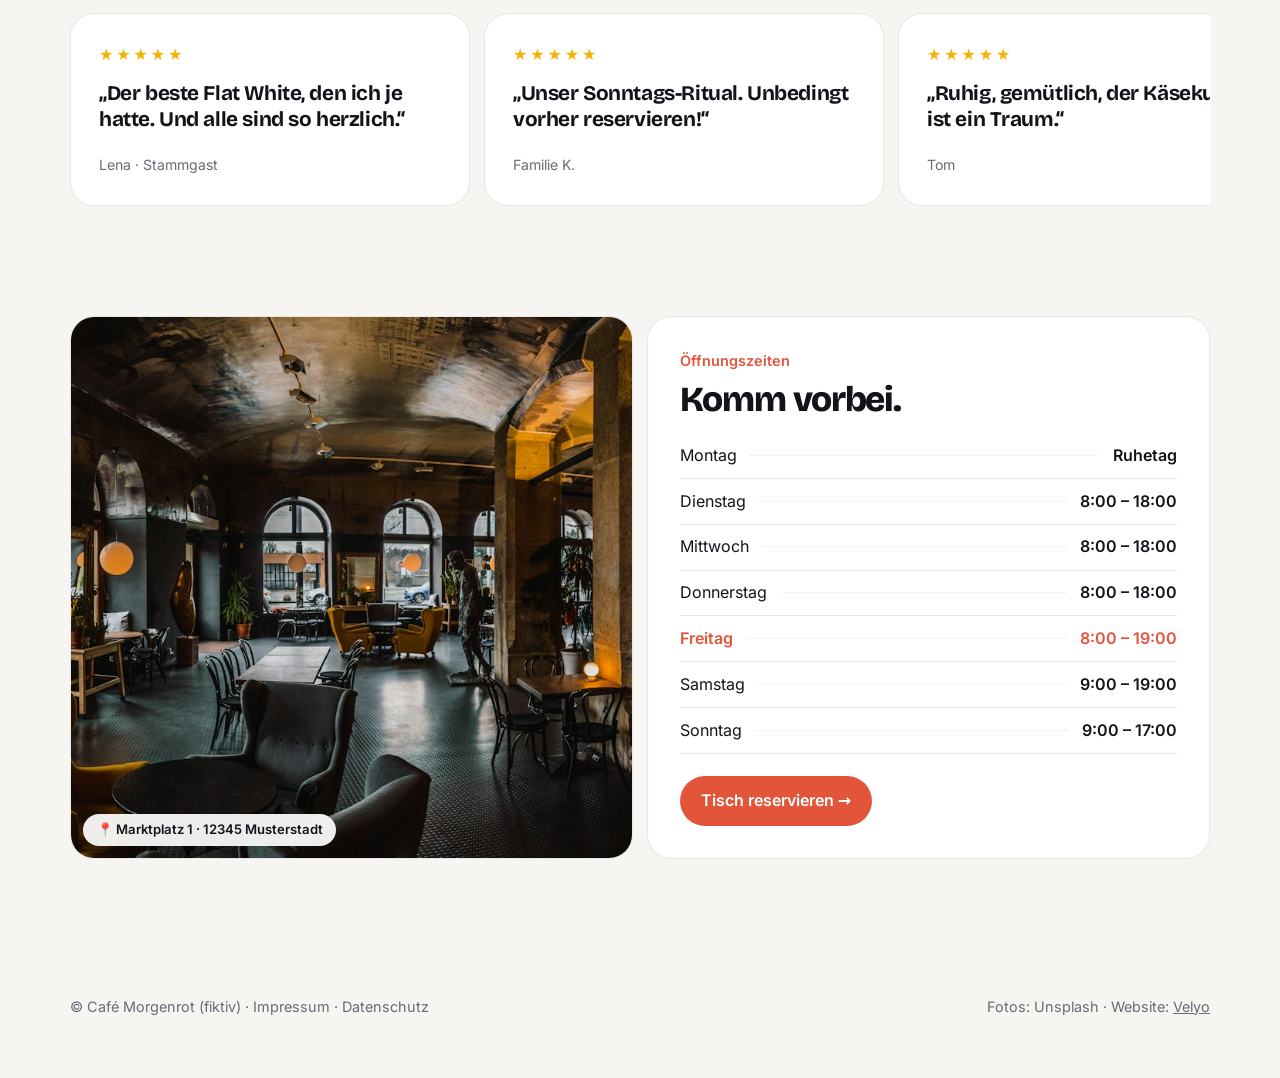
<file: beispiele/cafe/index.html>
<!doctype html>
<html lang="de">
<head>
<meta charset="utf-8">
<meta name="viewport" content="width=device-width, initial-scale=1">
<meta name="robots" content="noindex, nofollow">
<title>Café Morgenrot – Kaffee, Kuchen & Frühstück</title>
<meta name="description" content="Beispiel-Projekt: Website für ein fiktives Café.">
<link rel="stylesheet" href="../../fonts/fonts.css">
<link rel="stylesheet" href="../basis.css">
<style>:root{--akzent:#e2553a;--akzent-hell:#fde8e3}</style>
</head>
<body>
<div class="demo">Beispiel-Projekt · fiktives Café · Website von <a href="../../">Velyo</a></div>

<nav><div class="bar">
  <a class="logo" href="#"><i>☕</i>Café Morgenrot</a>
  <ul><li><a href="#ueber">Über uns</a></li><li><a href="#karte">Karte</a></li><li><a href="#besuch">Besuch</a></li></ul>
  <a class="btn ak-btn" href="#besuch">Reservieren</a>
</div></nav>

<header class="hero"><div class="wrap">
  <div class="heldbild">
    <img src="../img/1528699633788-424224dc89b5-2000.jpg" alt="Kaffee und frisches Brot">
    <div class="heldtext">
      <span class="pill"><span class="dot" id="dot"></span><span id="status">Heute geöffnet</span></span>
      <h1>Guter Kaffee. Langsamer Morgen.</h1>
      <p>Selbst gerösteter Kaffee, Kuchen vom Morgen und Frühstück bis 14 Uhr. Am Marktplatz, seit 2014.</p>
      <div class="ctas"><a class="btn ak-btn" href="#karte">Zur Karte →</a><a class="btn hell" href="#besuch">Anfahrt</a></div>
    </div>
  </div>
</div></header>

<div class="band" aria-hidden="true"><div data-woerter="Selbst geröstet|Hausgemacht|Frühstück bis 14 Uhr|Vegan möglich|Seit 2014"></div></div>

<section id="ueber"><div class="wrap">
  <div class="kopf reveal"><div><span class="kicker">Bei uns</span><h2>Ein Ort zum <span class="ak">Bleiben</span>.</h2></div><p>Kein Pappbecher, kein Stress. Nur gute Sachen und Zeit, so wie ein Morgen sein sollte.</p></div>
  <div class="bento">
    <div class="kachel foto b2 r2 reveal"><img loading="lazy" src="../img/1761695939616-1c03087c1ce4-1200.jpg" alt="Gastraum mit Pflanzen"><span class="cap">Unser Gastraum</span></div>
    <div class="kachel text dunkel b2 reveal"><span class="kicker" style="color:var(--gelb)">Rösterei</span><div><h3>Zweimal pro Woche frisch geröstet.</h3><p style="margin-top:.5rem">Fair gehandelte Bohnen, geröstet in unserem Laden. Das riechst du schon an der Tür.</p></div></div>
    <div class="kachel text gelb reveal"><span class="zahl">4,8</span><span>★★★★★<br>312 Bewertungen</span></div>
    <div class="kachel foto reveal"><img loading="lazy" src="../img/1564327367919-cb377ea6a88f-700.jpg" alt="Cappuccino"><span class="cap">Flat White</span></div>
    <div class="kachel foto reveal"><img loading="lazy" src="../img/1483695028939-5bb13f8648b0-700.jpg" alt="Gebäck"><span class="cap">Jeden Morgen frisch</span></div>
    <div class="kachel text farbe reveal"><span class="zahl">14:00</span><span>Frühstück bis 14 Uhr, am Wochenende bis 15 Uhr.</span></div>
    <div class="kachel foto b2 reveal"><img loading="lazy" src="../img/1511081692775-05d0f180a065-1200.jpg" alt="Café-Theke"><span class="cap">Die Theke</span></div>
  </div>
</div></section>

<section id="karte" style="background:#fff;border-block:1px solid var(--line)"><div class="wrap">
  <div class="kopf reveal"><div><span class="kicker">Speisekarte</span><h2>Was darf's sein?</h2></div><p>Alles hausgemacht und so regional wie möglich. Vegan? Frag einfach, fast alles geht.</p></div>
  <div class="zwei">
    <div class="klebbild reveal" id="kartenbild">
      <img class="an" data-k="Kaffee" src="../img/1764072566129-f3aa9ff43c36-1000.jpg" alt="Kaffee">
      <img data-k="Frühstück" src="../img/1704283735270-f973e7e9c14e-1000.jpg" alt="Croissants und Kaffee">
      <img data-k="Kuchen" src="../img/1597528662465-55ece5734101-1000.jpg" alt="Gebäck">
    </div>
    <div class="reveal"><div class="chips" role="tablist" id="chips"></div><div id="liste"></div></div>
  </div>
</div></section>

<section><div class="wrap">
  <div class="kopf reveal"><div><span class="kicker">Gäste sagen</span><h2>Mit Liebe bewertet.</h2></div><p>Zur Seite wischen für mehr. (Beispiel-Bewertungen, das Café ist erfunden.)</p></div>
  <div class="stimmen reveal">
    <div class="stimme"><div class="sterne">★★★★★</div><p>„Der beste Flat White, den ich je hatte. Und alle sind so herzlich.“</p><span>Lena · Stammgast</span></div>
    <div class="stimme"><div class="sterne">★★★★★</div><p>„Unser Sonntags-Ritual. Unbedingt vorher reservieren!“</p><span>Familie K.</span></div>
    <div class="stimme"><div class="sterne">★★★★★</div><p>„Ruhig, gemütlich, der Käsekuchen ist ein Traum.“</p><span>Tom</span></div>
    <div class="stimme"><div class="sterne">★★★★★</div><p>„Endlich ein Café, in dem man einfach sitzen bleiben darf.“</p><span>Sarah</span></div>
  </div>
</div></section>

<section id="besuch" style="padding-top:0"><div class="wrap">
  <div class="bento" style="grid-auto-rows:auto">
    <div class="kachel foto b2 reveal" style="min-height:380px"><img loading="lazy" src="../img/1521917441209-e886f0404a7b-1400.jpg" alt="Innenansicht"><span class="cap">📍 Marktplatz 1 · 12345 Musterstadt</span></div>
    <div class="kachel text b2 reveal" style="padding:32px">
      <div><span class="kicker">Öffnungszeiten</span><h3 style="font-size:2.2rem">Komm vorbei.</h3></div>
      <div id="zeiten" style="margin:1rem 0 1.4rem"></div>
      <div><button class="btn ak-btn" onclick="alert('Beispiel-Seite: Hier würde die Online-Reservierung starten.')">Tisch reservieren →</button></div>
    </div>
  </div>
</div></section>

<footer><div class="wrap"><span>© Café Morgenrot (fiktiv) · Impressum · Datenschutz</span><span>Fotos: Unsplash · Website: <a href="../../">Velyo</a></span></div></footer>

<script src="../basis.js"></script>
<script>
  reiter('chips','liste',{
    'Kaffee':[['Espresso','doppelt, eigene Röstung','2,40 €'],['Flat White','Hafer- oder Kuhmilch','3,90 €',1],['Cappuccino','cremig, wie in Italien','3,60 €'],['Filterkaffee','Bohne der Woche','3,20 €'],['Iced Latte','mit Ahornsirup','4,20 €',1]],
    'Frühstück':[['Morgenrot-Teller','Brötchen, Käse, Ei, Marmelade','11,50 €'],['Avocado-Brot','Sauerteig, Chili, Limette','9,80 €',1],['Croissant-Korb','drei Stück, mit Butter','6,50 €'],['Bircher Müsli','Apfel und Nüsse','6,90 €'],['Shakshuka','mit Feta und Brot','10,90 €']],
    'Kuchen':[['Käsekuchen','Omas Rezept','4,20 €'],['Zimtschnecke','frisch aus dem Ofen','3,40 €',1],['Apfelstrudel','warm, mit Vanilleeis','5,50 €'],['Schoko-Tarte','mit Meersalz','4,80 €'],['Banana Bread','vegan','3,90 €']]
  },'kartenbild');

  // Öffnungszeiten live
  const tage=['Sonntag','Montag','Dienstag','Mittwoch','Donnerstag','Freitag','Samstag'];
  const zeiten={0:[9,17],1:null,2:[8,18],3:[8,18],4:[8,18],5:[8,19],6:[9,19]};
  const j=new Date(),heute=j.getDay(),h=j.getHours()+j.getMinutes()/60;
  document.getElementById('zeiten').innerHTML=[1,2,3,4,5,6,0].map(d=>`<div class="zeile" style="padding:.6rem 0${d===heute?';color:var(--akzent);font-weight:700':''}"><span>${tage[d]}</span><span class="fill"></span><span class="wert">${zeiten[d]?zeiten[d][0]+':00 – '+zeiten[d][1]+':00':'Ruhetag'}</span></div>`).join('');
  const z=zeiten[heute],offen=z&&h>=z[0]&&h<z[1];
  document.getElementById('status').textContent=offen?`Jetzt geöffnet · bis ${z[1]}:00`:(z&&h<z[0]?`Öffnet heute um ${z[0]}:00`:'Gerade geschlossen');
  if(!offen)document.getElementById('dot').classList.add('zu');
</script>
</body>
</html>
</file>
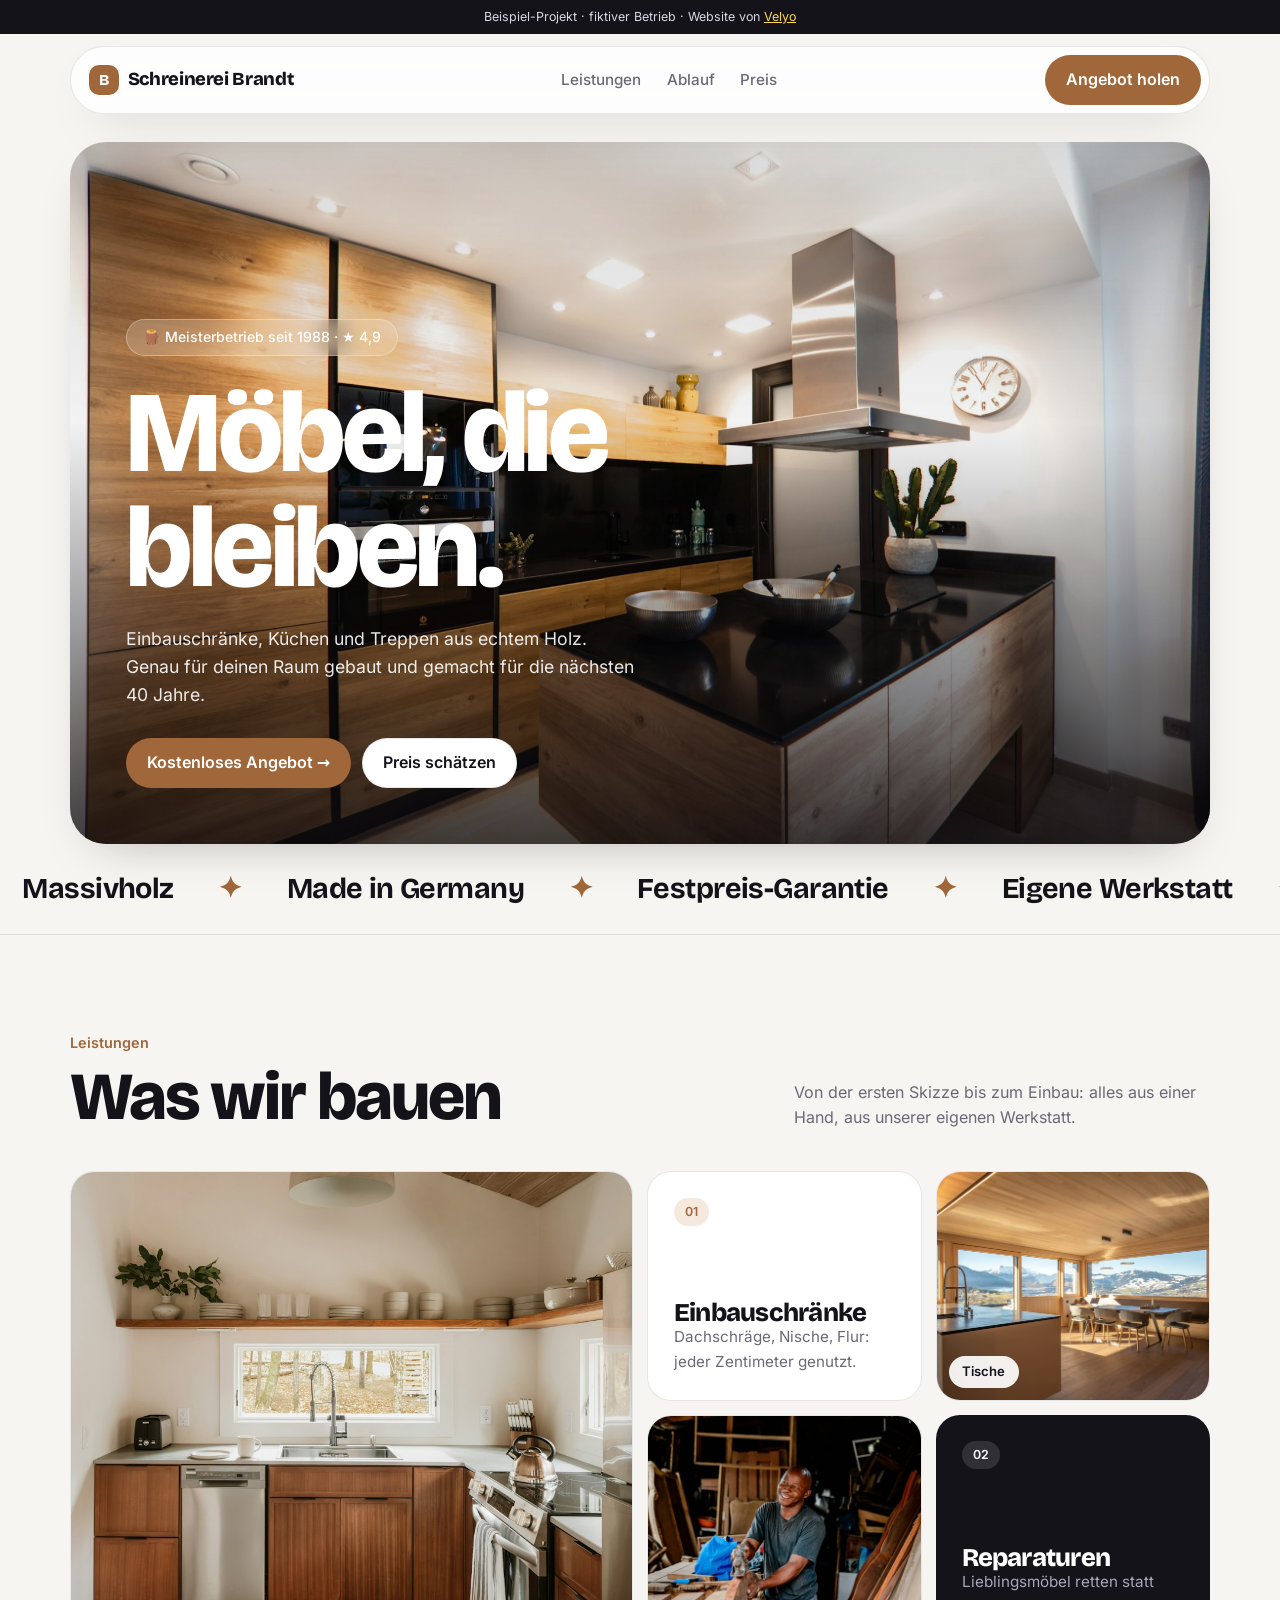
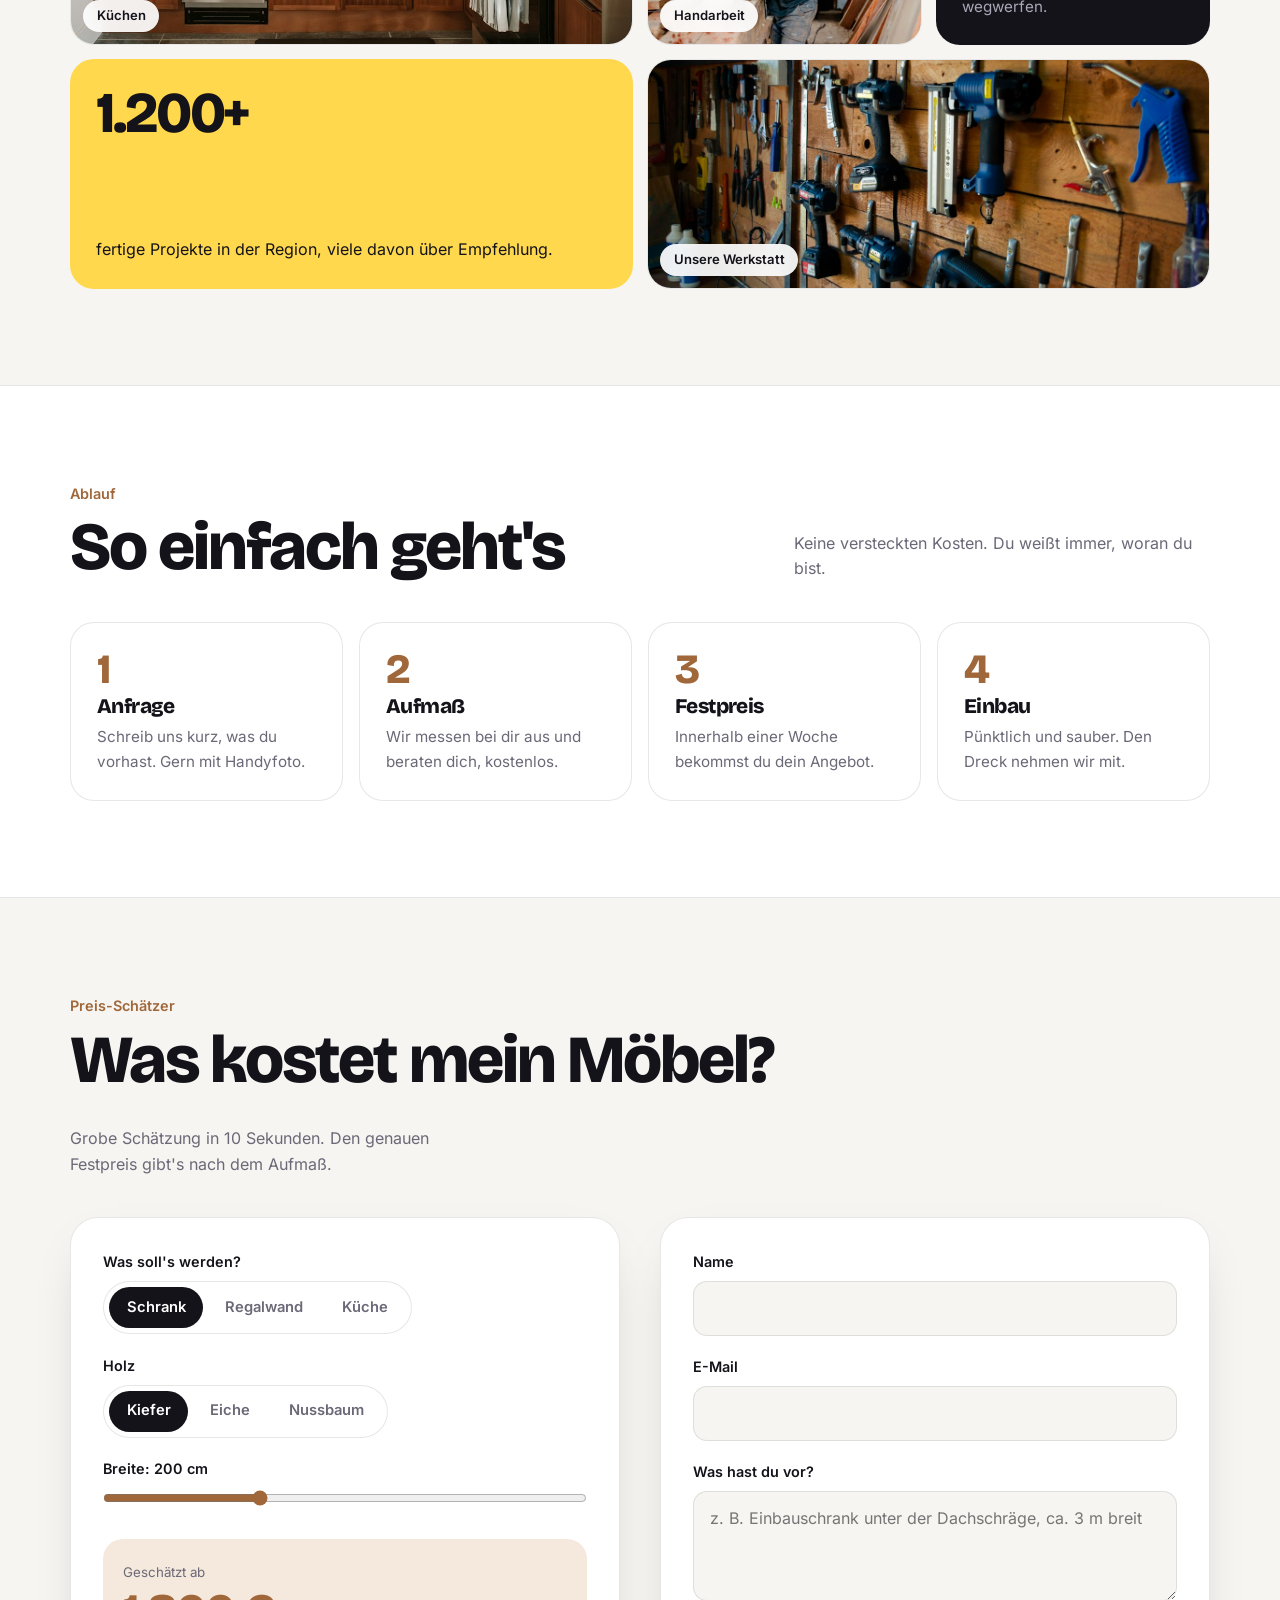
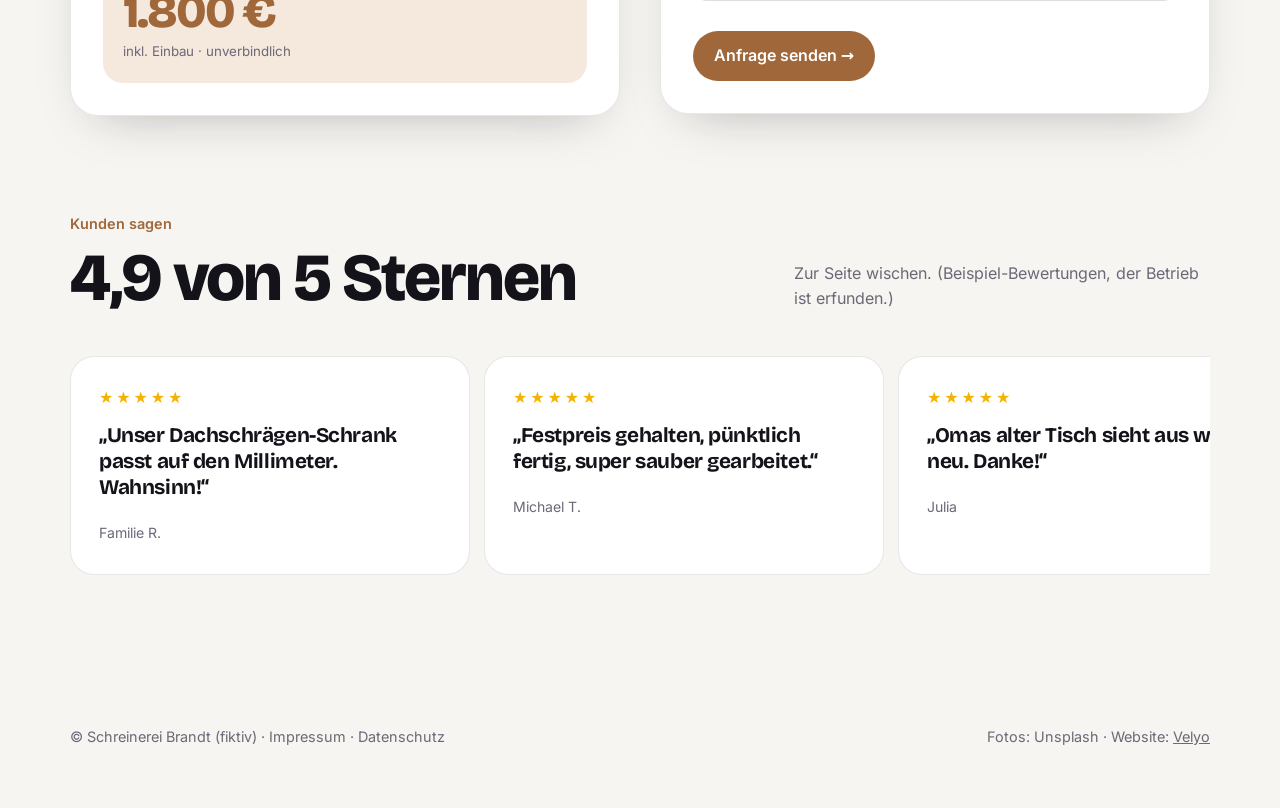
<file: beispiele/handwerk/index.html>
<!doctype html>
<html lang="de">
<head>
<meta charset="utf-8">
<meta name="viewport" content="width=device-width, initial-scale=1">
<meta name="robots" content="noindex, nofollow">
<title>Schreinerei Brandt – Möbel nach Maß</title>
<meta name="description" content="Beispiel-Projekt: Website für eine fiktive Schreinerei.">
<link rel="stylesheet" href="../../fonts/fonts.css">
<link rel="stylesheet" href="../basis.css">
<style>
  :root{--akzent:#a0673a;--akzent-hell:#f5e9de}
  .schritt .n{font-family:'Bricolage Grotesque';font-weight:800;font-size:2.6rem;color:var(--akzent);line-height:1}
  .box{background:#fff;border:1px solid var(--line);border-radius:28px;padding:32px;box-shadow:var(--schatten)}
  .box label{display:block;font-weight:600;font-size:.9rem;margin:1.2rem 0 .5rem}
  .box label:first-child{margin-top:0}
  .box .chips{margin-bottom:0;box-shadow:none}
  input[type=range]{width:100%;accent-color:var(--akzent)}
  .ergebnis{margin-top:1.6rem;padding:20px;border-radius:20px;background:var(--akzent-hell)}
  .ergebnis .zahl{font-family:'Bricolage Grotesque';font-weight:800;font-size:3rem;letter-spacing:-.04em;color:var(--akzent);line-height:1.1}
  .ergebnis small{color:var(--muted)}
  .feld{width:100%;font:inherit;padding:.85rem 1rem;border:1px solid var(--line);border-radius:14px;background:var(--bg)}
  textarea.feld{min-height:110px;resize:vertical}
  .vier{grid-template-columns:repeat(4,1fr)}
  .halb{grid-template-columns:1fr 1fr}
  @media (max-width:900px){.box{padding:22px}.vier{grid-template-columns:1fr 1fr}.halb{grid-template-columns:1fr}}
  @media (max-width:520px){.vier{grid-template-columns:1fr}}
</style>
</head>
<body>
<div class="demo">Beispiel-Projekt · fiktiver Betrieb · Website von <a href="../../">Velyo</a></div>

<nav><div class="bar">
  <a class="logo" href="#"><i>B</i>Schreinerei Brandt</a>
  <ul><li><a href="#leistungen">Leistungen</a></li><li><a href="#ablauf">Ablauf</a></li><li><a href="#rechner">Preis</a></li></ul>
  <a class="btn ak-btn" href="#anfrage">Angebot holen</a>
</div></nav>

<header class="hero"><div class="wrap">
  <div class="heldbild">
    <img src="../img/1512916194211-3f2b7f5f7de3-2000.jpg" alt="Holzküche nach Maß">
    <div class="heldtext">
      <span class="pill">🪵 Meisterbetrieb seit 1988 · ★ 4,9</span>
      <h1>Möbel, die bleiben.</h1>
      <p>Einbauschränke, Küchen und Treppen aus echtem Holz. Genau für deinen Raum gebaut und gemacht für die nächsten 40 Jahre.</p>
      <div class="ctas"><a class="btn ak-btn" href="#anfrage">Kostenloses Angebot →</a><a class="btn hell" href="#rechner">Preis schätzen</a></div>
    </div>
  </div>
</div></header>

<div class="band" aria-hidden="true"><div data-woerter="Massivholz|Made in Germany|Festpreis-Garantie|Eigene Werkstatt|35 Jahre Erfahrung"></div></div>

<section id="leistungen"><div class="wrap">
  <div class="kopf reveal"><div><span class="kicker">Leistungen</span><h2>Was wir bauen</h2></div><p>Von der ersten Skizze bis zum Einbau: alles aus einer Hand, aus unserer eigenen Werkstatt.</p></div>
  <div class="bento">
    <div class="kachel foto b2 r2 reveal"><img loading="lazy" src="../img/1761656630581-69a58e4e1c09-1200.jpg" alt="Moderne Küche mit Holzfronten"><span class="cap">Küchen</span></div>
    <div class="kachel text reveal"><span class="marke">01</span><div><h3>Einbau&shy;schränke</h3><p>Dachschräge, Nische, Flur: jeder Zentimeter genutzt.</p></div></div>
    <div class="kachel foto reveal"><img loading="lazy" src="../img/1613914049786-b7e3e8323348-700.jpg" alt="Holztisch mit Stühlen"><span class="cap">Tische</span></div>
    <div class="kachel foto reveal"><img loading="lazy" src="../img/1687422810663-c316494f725a-700.jpg" alt="Schreiner bei der Arbeit"><span class="cap">Handarbeit</span></div>
    <div class="kachel text dunkel reveal"><span class="marke" style="background:rgba(255,255,255,.12);color:#fff">02</span><div><h3>Reparaturen</h3><p>Lieblingsmöbel retten statt wegwerfen.</p></div></div>
    <div class="kachel text gelb b2 reveal"><span class="zahl">1.200+</span><span>fertige Projekte in der Region, viele davon über Empfehlung.</span></div>
    <div class="kachel foto b2 reveal"><img loading="lazy" src="../img/1683115098516-9b8d5c643b5b-1200.jpg" alt="Werkzeugwand"><span class="cap">Unsere Werkstatt</span></div>
  </div>
</div></section>

<section id="ablauf" style="background:#fff;border-block:1px solid var(--line)"><div class="wrap">
  <div class="kopf reveal"><div><span class="kicker">Ablauf</span><h2>So einfach geht's</h2></div><p>Keine versteckten Kosten. Du weißt immer, woran du bist.</p></div>
  <div class="karten vier">
    <div class="karte schritt reveal"><div class="n">1</div><h3>Anfrage</h3><p>Schreib uns kurz, was du vorhast. Gern mit Handyfoto.</p></div>
    <div class="karte schritt reveal"><div class="n">2</div><h3>Aufmaß</h3><p>Wir messen bei dir aus und beraten dich, kostenlos.</p></div>
    <div class="karte schritt reveal"><div class="n">3</div><h3>Festpreis</h3><p>Innerhalb einer Woche bekommst du dein Angebot.</p></div>
    <div class="karte schritt reveal"><div class="n">4</div><h3>Einbau</h3><p>Pünktlich und sauber. Den Dreck nehmen wir mit.</p></div>
  </div>
</div></section>

<section id="rechner"><div class="wrap">
  <div class="kopf reveal"><div><span class="kicker">Preis-Schätzer</span><h2>Was kostet mein Möbel?</h2></div><p>Grobe Schätzung in 10 Sekunden. Den genauen Festpreis gibt's nach dem Aufmaß.</p></div>
  <div class="zwei halb" id="anfrage">
    <div class="box reveal">
      <label>Was soll's werden?</label><div class="chips" data-k="art"><button class="chip on" data-v="900">Schrank</button><button class="chip" data-v="1500">Regalwand</button><button class="chip" data-v="2400">Küche</button></div>
      <label>Holz</label><div class="chips" data-k="holz"><button class="chip on" data-v="1">Kiefer</button><button class="chip" data-v="1.35">Eiche</button><button class="chip" data-v="1.6">Nussbaum</button></div>
      <label>Breite: <span id="bw">200</span> cm</label><input type="range" id="breite" min="60" max="500" step="10" value="200">
      <div class="ergebnis"><small>Geschätzt ab</small><div class="zahl" id="preis">–</div><small>inkl. Einbau · unverbindlich</small></div>
    </div>
    <form class="box reveal" id="form">
      <label for="n">Name</label><input class="feld" id="n" required>
      <label for="m">E-Mail</label><input class="feld" type="email" id="m" required>
      <label for="t">Was hast du vor?</label><textarea class="feld" id="t" placeholder="z. B. Einbauschrank unter der Dachschräge, ca. 3 m breit"></textarea>
      <p style="margin-top:1.4rem"><button class="btn ak-btn" type="submit">Anfrage senden →</button></p>
    </form>
  </div>
</div></section>

<section style="padding-top:0"><div class="wrap">
  <div class="kopf reveal"><div><span class="kicker">Kunden sagen</span><h2>4,9 von 5 Sternen</h2></div><p>Zur Seite wischen. (Beispiel-Bewertungen, der Betrieb ist erfunden.)</p></div>
  <div class="stimmen reveal">
    <div class="stimme"><div class="sterne">★★★★★</div><p>„Unser Dachschrägen-Schrank passt auf den Millimeter. Wahnsinn!“</p><span>Familie R.</span></div>
    <div class="stimme"><div class="sterne">★★★★★</div><p>„Festpreis gehalten, pünktlich fertig, super sauber gearbeitet.“</p><span>Michael T.</span></div>
    <div class="stimme"><div class="sterne">★★★★★</div><p>„Omas alter Tisch sieht aus wie neu. Danke!“</p><span>Julia</span></div>
  </div>
</div></section>

<footer><div class="wrap"><span>© Schreinerei Brandt (fiktiv) · Impressum · Datenschutz</span><span>Fotos: Unsplash · Website: <a href="../../">Velyo</a></span></div></footer>

<script src="../basis.js"></script>
<script>
  const wahl={art:900,holz:1},br=document.getElementById('breite');
  document.querySelectorAll('.chips[data-k]').forEach(g=>g.addEventListener('click',e=>{
    const b=e.target.closest('.chip');if(!b)return;
    g.querySelectorAll('.chip').forEach(x=>x.classList.toggle('on',x===b));wahl[g.dataset.k]=+b.dataset.v;rechne()}));
  br.oninput=rechne;
  function rechne(){document.getElementById('bw').textContent=br.value;
    document.getElementById('preis').textContent=(Math.round(wahl.art*wahl.holz*(br.value/100)/50)*50).toLocaleString('de-DE')+' €'}
  rechne();
  document.getElementById('form').onsubmit=e=>{e.preventDefault();e.target.innerHTML='<h3 style="font-size:2rem">Danke! 🙌</h3><p style="color:var(--muted);margin-top:.6rem">Das ist eine Beispiel-Seite. Bei einem echten Betrieb käme die Anfrage jetzt per E-Mail an.</p>'};
</script>
</body>
</html>
</file>
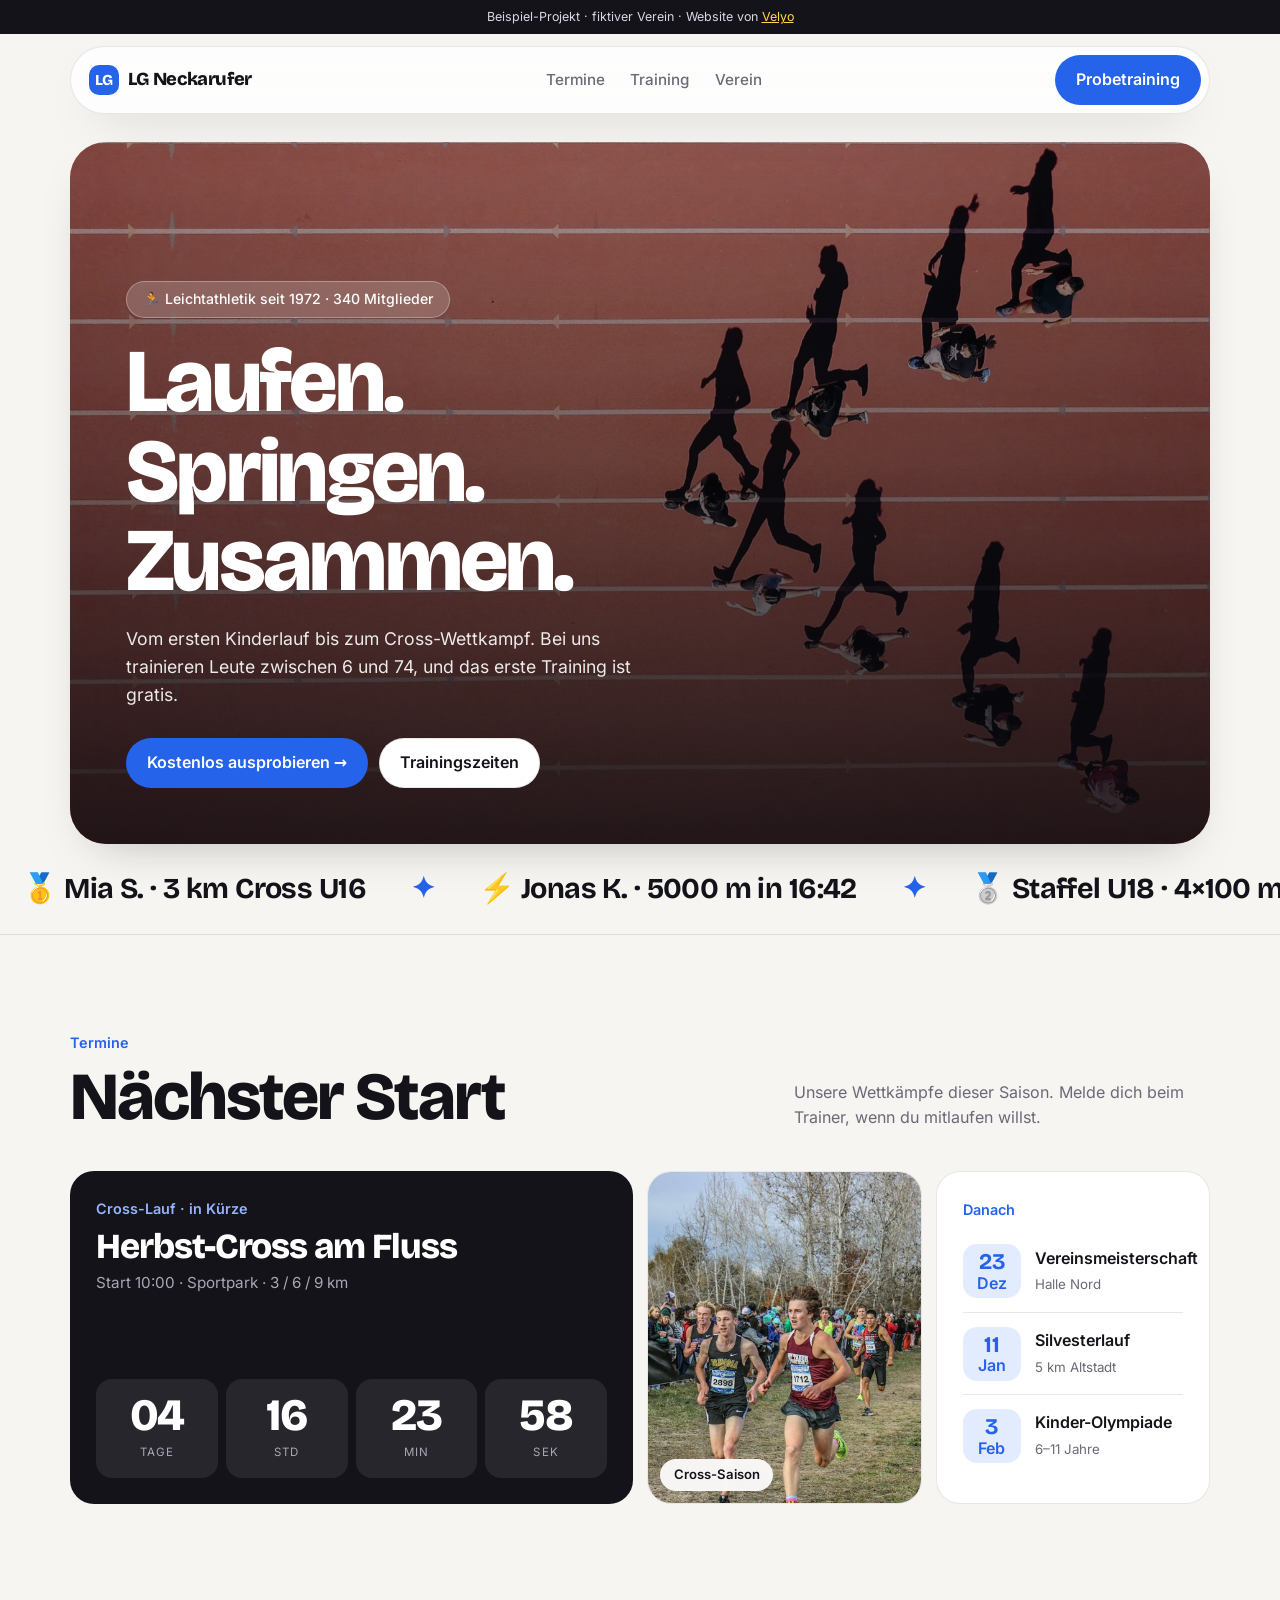
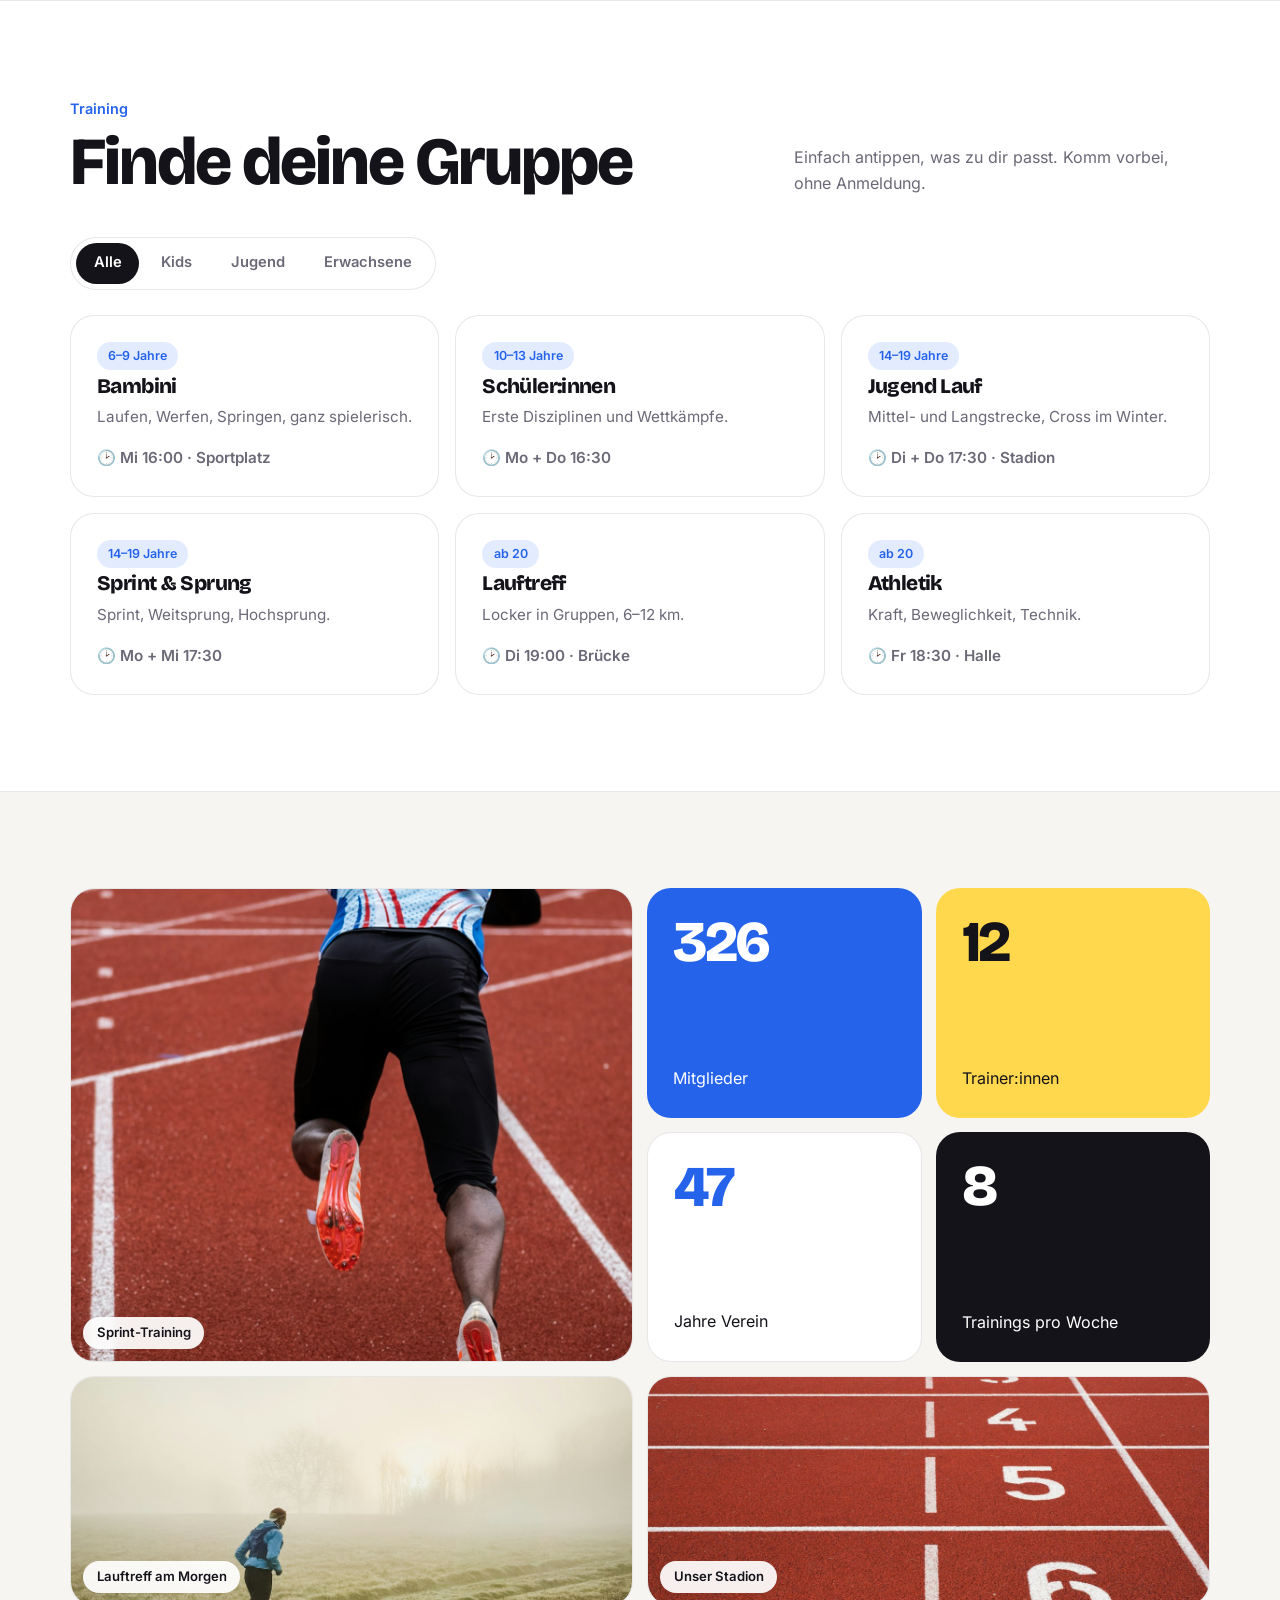
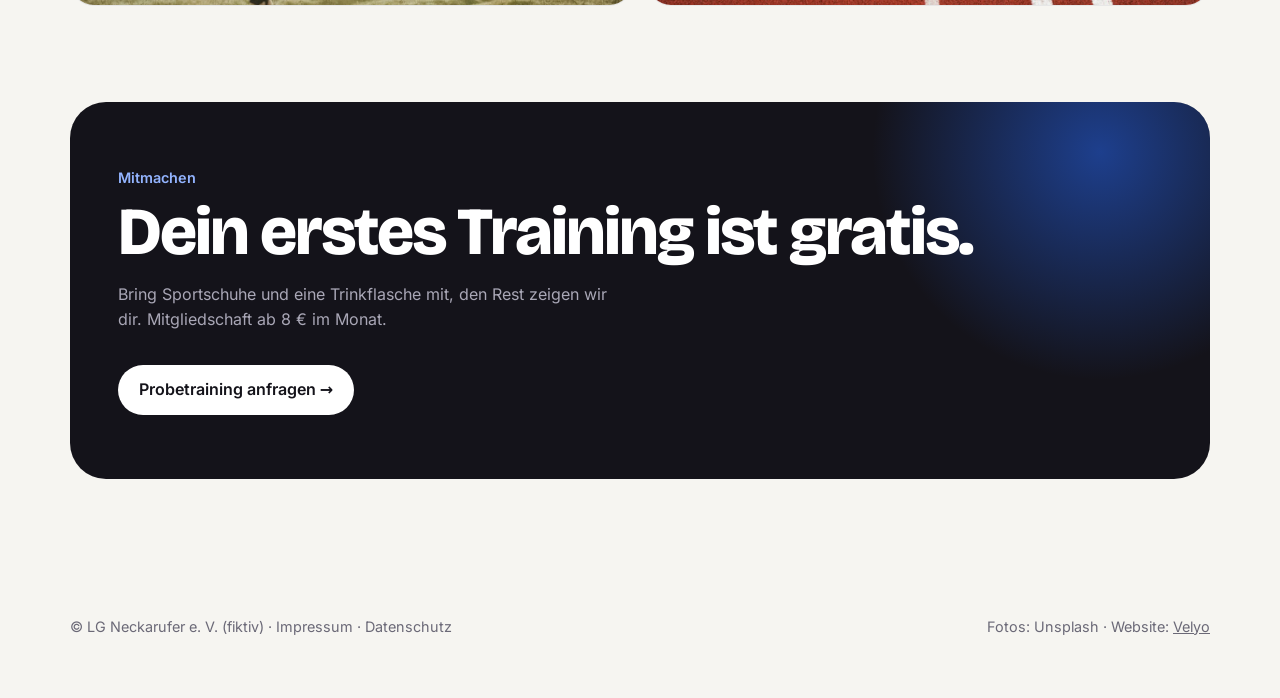
<file: beispiele/verein/index.html>
<!doctype html>
<html lang="de">
<head>
<meta charset="utf-8">
<meta name="viewport" content="width=device-width, initial-scale=1">
<meta name="robots" content="noindex, nofollow">
<title>LG Neckarufer – Laufen. Springen. Zusammen.</title>
<meta name="description" content="Beispiel-Projekt: Website für einen fiktiven Leichtathletik-Verein.">
<link rel="stylesheet" href="../../fonts/fonts.css">
<link rel="stylesheet" href="../basis.css">
<style>
  :root{--akzent:#2563eb;--akzent-hell:#e3ecff}
  /* Hero ruhiger: dunklerer Verlauf, damit die Schrift nicht mit den Läufern kämpft */
  .heldbild::after{background:linear-gradient(180deg,rgba(10,9,14,.35),rgba(10,9,14,.55) 45%,rgba(10,9,14,.88))}
  .heldtext h1{font-size:clamp(2.6rem,7vw,5.8rem)}
  .count{display:grid;grid-template-columns:repeat(4,1fr);gap:8px}
  .count div{background:rgba(255,255,255,.08);border-radius:16px;text-align:center;padding:14px 4px}
  .count b{display:block;font-family:'Bricolage Grotesque';font-weight:800;font-size:clamp(1.8rem,4vw,2.8rem);line-height:1;letter-spacing:-.03em}
  .count small{color:#a9a7b6;font-size:.72rem;text-transform:uppercase;letter-spacing:.1em}
  .termin{display:flex;gap:14px;align-items:center;padding:.85rem 0;border-bottom:1px solid var(--line)}
  .termin:last-child{border:0}
  .termin .datum{flex:none;width:58px;text-align:center;background:var(--akzent-hell);color:var(--akzent);border-radius:14px;padding:6px 0;font-weight:700;line-height:1.1}
  .termin .datum b{display:block;font-family:'Bricolage Grotesque';font-size:1.4rem}
  .termin small{color:var(--muted)}
  .zeit{margin-top:1rem;font-weight:600;font-size:.92rem}
</style>
</head>
<body>
<div class="demo">Beispiel-Projekt · fiktiver Verein · Website von <a href="../../">Velyo</a></div>

<nav><div class="bar">
  <a class="logo" href="#"><i>LG</i>LG Neckarufer</a>
  <ul><li><a href="#termine">Termine</a></li><li><a href="#training">Training</a></li><li><a href="#verein">Verein</a></li></ul>
  <a class="btn ak-btn" href="#mitmachen">Probetraining</a>
</div></nav>

<header class="hero"><div class="wrap">
  <div class="heldbild">
    <img src="../img/1502904550040-7534597429ae-2000.jpg" alt="Läufergruppe auf der Bahn">
    <div class="heldtext">
      <span class="pill">🏃 Leichtathletik seit 1972 · 340 Mitglieder</span>
      <h1>Laufen. Springen. Zusammen.</h1>
      <p>Vom ersten Kinderlauf bis zum Cross-Wettkampf. Bei uns trainieren Leute zwischen 6 und 74, und das erste Training ist gratis.</p>
      <div class="ctas"><a class="btn ak-btn" href="#mitmachen">Kostenlos ausprobieren →</a><a class="btn hell" href="#training">Trainingszeiten</a></div>
    </div>
  </div>
</div></header>

<div class="band" aria-hidden="true"><div data-woerter="🥇 Mia S. · 3 km Cross U16|⚡ Jonas K. · 5000 m in 16:42|🥈 Staffel U18 · 4×100 m|🥉 Paul R. · Weitsprung 6,12 m|🥇 Anna L. · Halbmarathon W40"></div></div>

<section id="termine"><div class="wrap">
  <div class="kopf reveal"><div><span class="kicker">Termine</span><h2>Nächster Start</h2></div><p>Unsere Wettkämpfe dieser Saison. Melde dich beim Trainer, wenn du mitlaufen willst.</p></div>
  <div class="bento" style="grid-auto-rows:auto">
    <div class="kachel text dunkel b2 reveal" style="min-height:330px">
      <div><span class="kicker" style="color:#93b4ff">Cross-Lauf · in Kürze</span><h3 style="font-size:2.2rem;margin-bottom:.4rem">Herbst-Cross am Fluss</h3><p>Start 10:00 · Sportpark · 3 / 6 / 9 km</p></div>
      <div class="count" id="count"></div>
    </div>
    <div class="kachel foto reveal" style="min-height:330px"><img loading="lazy" src="../img/1700667879534-754ea67770d8-800.jpg" alt="Cross-Lauf"><span class="cap">Cross-Saison</span></div>
    <div class="kachel text reveal" style="min-height:330px;justify-content:flex-start"><span class="kicker">Danach</span><div id="termine-liste"></div></div>
  </div>
</div></section>

<section id="training" style="background:#fff;border-block:1px solid var(--line)"><div class="wrap">
  <div class="kopf reveal"><div><span class="kicker">Training</span><h2>Finde deine Gruppe</h2></div><p>Einfach antippen, was zu dir passt. Komm vorbei, ohne Anmeldung.</p></div>
  <div class="reveal"><div class="chips" id="filter"></div></div>
  <div class="karten" id="gruppen"></div>
</div></section>

<section id="verein"><div class="wrap">
  <div class="bento">
    <div class="kachel foto b2 r2 reveal"><img loading="lazy" src="../img/1526676317768-d9b14f15615a-1200.jpg" alt="Start aus dem Startblock"><span class="cap">Sprint-Training</span></div>
    <div class="kachel text farbe reveal"><span class="zahl" data-n="340">0</span><span>Mitglieder</span></div>
    <div class="kachel text gelb reveal"><span class="zahl" data-n="12">0</span><span>Trainer:innen</span></div>
    <div class="kachel text reveal"><span class="zahl ak" data-n="52">0</span><span>Jahre Verein</span></div>
    <div class="kachel text dunkel reveal"><span class="zahl" data-n="9">0</span><span>Trainings pro Woche</span></div>
    <div class="kachel foto b2 reveal"><img loading="lazy" src="../img/1765972096707-a96418fa0c9b-1200.jpg" alt="Läufer im Nebel"><span class="cap">Lauftreff am Morgen</span></div>
    <div class="kachel foto b2 reveal"><img loading="lazy" src="../img/1474546652694-a33dd8161d66-1200.jpg" alt="Laufbahn"><span class="cap">Unser Stadion</span></div>
  </div>
</div></section>

<section id="mitmachen" style="padding-top:0"><div class="wrap">
  <div class="aufruf reveal">
    <span class="kicker" style="color:#93b4ff">Mitmachen</span>
    <h2>Dein erstes Training ist gratis.</h2>
    <p>Bring Sportschuhe und eine Trinkflasche mit, den Rest zeigen wir dir. Mitgliedschaft ab 8 € im Monat.</p>
    <button class="btn" onclick="alert('Beispiel-Seite: Hier würde sich das Anmeldeformular öffnen.')">Probetraining anfragen →</button>
  </div>
</div></section>

<footer><div class="wrap"><span>© LG Neckarufer e. V. (fiktiv) · Impressum · Datenschutz</span><span>Fotos: Unsplash · Website: <a href="../../">Velyo</a></span></div></footer>

<script src="../basis.js"></script>
<script>
  // Termine immer in der Zukunft
  const tag=864e5,t0=new Date();t0.setHours(10,0,0,0);
  const ev=[['Herbst-Cross am Fluss','Sportpark',5],['Vereinsmeisterschaft','Halle Nord',19],['Silvesterlauf','5 km Altstadt',38],['Kinder-Olympiade','6–11 Jahre',61]].map(([n,o,d])=>({n,o,d:new Date(t0.getTime()+d*tag)}));
  document.getElementById('termine-liste').innerHTML=ev.slice(1).map(e=>`<div class="termin"><div class="datum"><b>${e.d.getDate()}</b>${e.d.toLocaleDateString('de-DE',{month:'short'})}</div><div><b>${e.n}</b><br><small>${e.o}</small></div></div>`).join('');
  function tick(){let s=Math.max(0,(ev[0].d-new Date())/1000);const v=[s/86400,s%86400/3600,s%3600/60,s%60].map(Math.floor);
    document.getElementById('count').innerHTML=v.map((x,i)=>`<div><b>${String(x).padStart(2,'0')}</b><small>${['Tage','Std','Min','Sek'][i]}</small></div>`).join('')}
  tick();setInterval(tick,1000);

  // Trainingsgruppen
  const gr=[['Kids','6–9 Jahre','Bambini','Laufen, Werfen, Springen, ganz spielerisch.','Mi 16:00 · Sportplatz'],['Kids','10–13 Jahre','Schüler:innen','Erste Disziplinen und Wettkämpfe.','Mo + Do 16:30'],['Jugend','14–19 Jahre','Jugend Lauf','Mittel- und Langstrecke, Cross im Winter.','Di + Do 17:30 · Stadion'],['Jugend','14–19 Jahre','Sprint & Sprung','Sprint, Weitsprung, Hochsprung.','Mo + Mi 17:30'],['Erwachsene','ab 20','Lauftreff','Locker in Gruppen, 6–12 km.','Di 19:00 · Brücke'],['Erwachsene','ab 20','Athletik','Kraft, Beweglichkeit, Technik.','Fr 18:30 · Halle']];
  const f=document.getElementById('filter'),g=document.getElementById('gruppen');
  function show(k){[...f.children].forEach(c=>c.classList.toggle('on',c.textContent===k));
    g.innerHTML=gr.filter(x=>k==='Alle'||x[0]===k).map(([,a,n,d,z])=>`<div class="karte" style="animation:rein .4s both"><span class="marke">${a}</span><h3>${n}</h3><p>${d}</p><p class="zeit">🕑 ${z}</p></div>`).join('')}
  ['Alle','Kids','Jugend','Erwachsene'].forEach(k=>{const b=document.createElement('button');b.className='chip';b.textContent=k;b.onclick=()=>show(k);f.appendChild(b)});
  show('Alle');
</script>
</body>
</html>
</file>
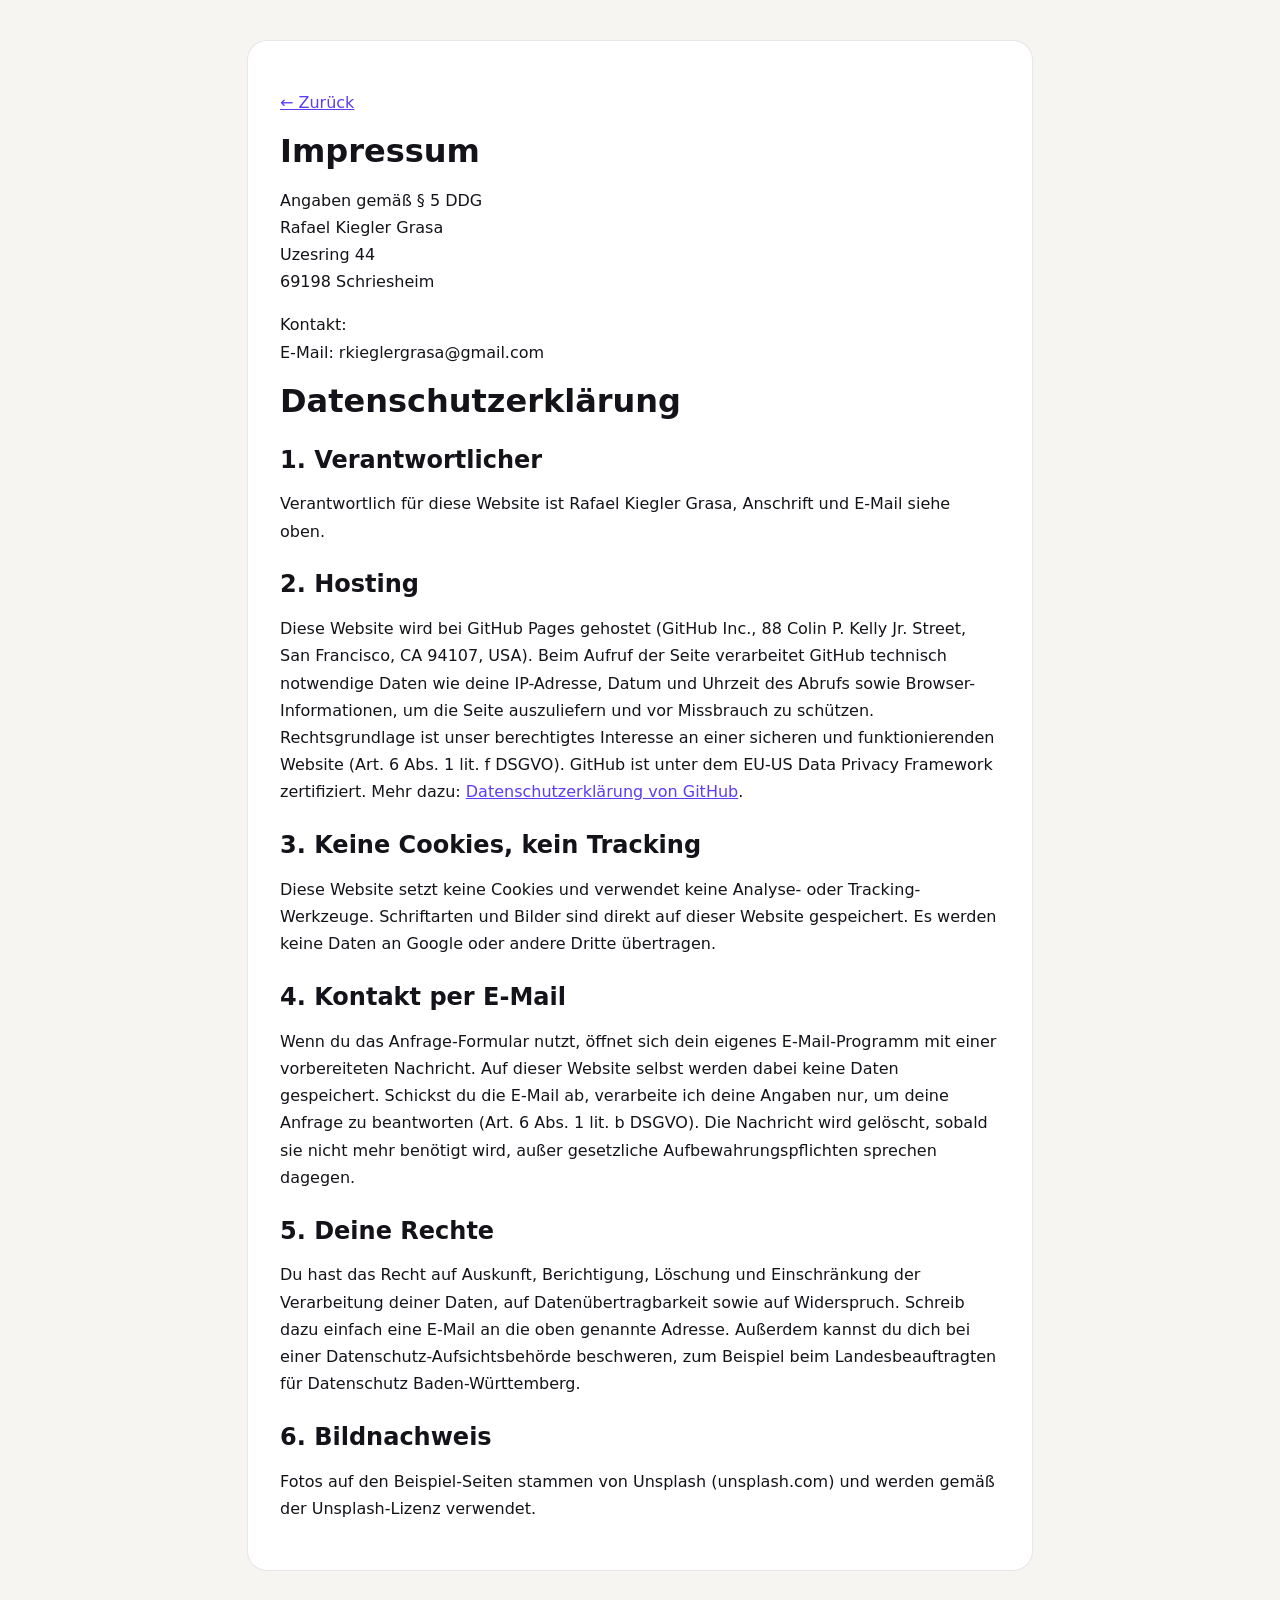
<file: impressum.html>
<!doctype html>
<html lang="de">
<head>
<meta charset="utf-8">
<meta name="viewport" content="width=device-width, initial-scale=1">
<title>Impressum & Datenschutz – Velyo</title>
<meta name="robots" content="noindex">
<style>
  body{font-family:system-ui,sans-serif;background:#f6f5f1;color:#14131a;line-height:1.7;margin:0;padding:40px 16px}
  main{max-width:720px;margin:0 auto;background:#fff;border-radius:20px;padding:32px;border:1px solid rgba(20,19,26,.1)}
  h1,h2,h3{line-height:1.2;margin:1.6rem 0 .6rem}
  h1{margin-top:.6rem}
  a{color:#5b3df5}
</style>
</head>
<body>
<main>
  <p><a href="./">← Zurück</a></p>
  <h1>Impressum</h1>
  <p>Angaben gemäß § 5 DDG<br>
  Rafael Kiegler Grasa<br>
  Uzesring 44<br>
  69198 Schriesheim</p>
  <p>Kontakt:<br>E-Mail: rkieglergrasa@gmail.com</p>

  <h1 id="datenschutz">Datenschutzerklärung</h1>
  <h2>1. Verantwortlicher</h2>
  <p>Verantwortlich für diese Website ist Rafael Kiegler Grasa, Anschrift und E-Mail siehe oben.</p>

  <h2>2. Hosting</h2>
  <p>Diese Website wird bei GitHub Pages gehostet (GitHub Inc., 88 Colin P. Kelly Jr. Street, San Francisco, CA 94107, USA). Beim Aufruf der Seite verarbeitet GitHub technisch notwendige Daten wie deine IP-Adresse, Datum und Uhrzeit des Abrufs sowie Browser-Informationen, um die Seite auszuliefern und vor Missbrauch zu schützen. Rechtsgrundlage ist unser berechtigtes Interesse an einer sicheren und funktionierenden Website (Art. 6 Abs. 1 lit. f DSGVO). GitHub ist unter dem EU-US Data Privacy Framework zertifiziert. Mehr dazu: <a href="https://docs.github.com/de/site-policy/privacy-policies/github-general-privacy-statement" rel="noopener">Datenschutzerklärung von GitHub</a>.</p>

  <h2>3. Keine Cookies, kein Tracking</h2>
  <p>Diese Website setzt keine Cookies und verwendet keine Analyse- oder Tracking-Werkzeuge. Schriftarten und Bilder sind direkt auf dieser Website gespeichert. Es werden keine Daten an Google oder andere Dritte übertragen.</p>

  <h2>4. Kontakt per E-Mail</h2>
  <p>Wenn du das Anfrage-Formular nutzt, öffnet sich dein eigenes E-Mail-Programm mit einer vorbereiteten Nachricht. Auf dieser Website selbst werden dabei keine Daten gespeichert. Schickst du die E-Mail ab, verarbeite ich deine Angaben nur, um deine Anfrage zu beantworten (Art. 6 Abs. 1 lit. b DSGVO). Die Nachricht wird gelöscht, sobald sie nicht mehr benötigt wird, außer gesetzliche Aufbewahrungspflichten sprechen dagegen.</p>

  <h2>5. Deine Rechte</h2>
  <p>Du hast das Recht auf Auskunft, Berichtigung, Löschung und Einschränkung der Verarbeitung deiner Daten, auf Datenübertragbarkeit sowie auf Widerspruch. Schreib dazu einfach eine E-Mail an die oben genannte Adresse. Außerdem kannst du dich bei einer Datenschutz-Aufsichtsbehörde beschweren, zum Beispiel beim Landesbeauftragten für Datenschutz Baden-Württemberg.</p>

  <h2>6. Bildnachweis</h2>
  <p>Fotos auf den Beispiel-Seiten stammen von Unsplash (unsplash.com) und werden gemäß der Unsplash-Lizenz verwendet.</p>
</main>
</body>
</html>
</file>
<file: fonts/fonts.css>
/* latin-ext */
@font-face {
  font-family: 'Bricolage Grotesque';
  font-style: normal;
  font-weight: 500;
  font-stretch: 100%;
  font-display: swap;
  src: url(bricolage-0.woff2) format('woff2');
  unicode-range: U+0100-02BA, U+02BD-02C5, U+02C7-02CC, U+02CE-02D7, U+02DD-02FF, U+0304, U+0308, U+0329, U+1D00-1DBF, U+1E00-1E9F, U+1EF2-1EFF, U+2020, U+20A0-20AB, U+20AD-20C4, U+2113, U+2C60-2C7F, U+A720-A7FF;
}
/* latin */
@font-face {
  font-family: 'Bricolage Grotesque';
  font-style: normal;
  font-weight: 500;
  font-stretch: 100%;
  font-display: swap;
  src: url(bricolage-1.woff2) format('woff2');
  unicode-range: U+0000-00FF, U+0131, U+0152-0153, U+02BB-02BC, U+02C6, U+02DA, U+02DC, U+0304, U+0308, U+0329, U+2000-206F, U+20AC, U+2122, U+2191, U+2193, U+2212, U+2215, U+FEFF, U+FFFD;
}
/* latin-ext */
@font-face {
  font-family: 'Bricolage Grotesque';
  font-style: normal;
  font-weight: 700;
  font-stretch: 100%;
  font-display: swap;
  src: url(bricolage-2.woff2) format('woff2');
  unicode-range: U+0100-02BA, U+02BD-02C5, U+02C7-02CC, U+02CE-02D7, U+02DD-02FF, U+0304, U+0308, U+0329, U+1D00-1DBF, U+1E00-1E9F, U+1EF2-1EFF, U+2020, U+20A0-20AB, U+20AD-20C4, U+2113, U+2C60-2C7F, U+A720-A7FF;
}
/* latin */
@font-face {
  font-family: 'Bricolage Grotesque';
  font-style: normal;
  font-weight: 700;
  font-stretch: 100%;
  font-display: swap;
  src: url(bricolage-3.woff2) format('woff2');
  unicode-range: U+0000-00FF, U+0131, U+0152-0153, U+02BB-02BC, U+02C6, U+02DA, U+02DC, U+0304, U+0308, U+0329, U+2000-206F, U+20AC, U+2122, U+2191, U+2193, U+2212, U+2215, U+FEFF, U+FFFD;
}
/* latin-ext */
@font-face {
  font-family: 'Bricolage Grotesque';
  font-style: normal;
  font-weight: 800;
  font-stretch: 100%;
  font-display: swap;
  src: url(bricolage-4.woff2) format('woff2');
  unicode-range: U+0100-02BA, U+02BD-02C5, U+02C7-02CC, U+02CE-02D7, U+02DD-02FF, U+0304, U+0308, U+0329, U+1D00-1DBF, U+1E00-1E9F, U+1EF2-1EFF, U+2020, U+20A0-20AB, U+20AD-20C4, U+2113, U+2C60-2C7F, U+A720-A7FF;
}
/* latin */
@font-face {
  font-family: 'Bricolage Grotesque';
  font-style: normal;
  font-weight: 800;
  font-stretch: 100%;
  font-display: swap;
  src: url(bricolage-5.woff2) format('woff2');
  unicode-range: U+0000-00FF, U+0131, U+0152-0153, U+02BB-02BC, U+02C6, U+02DA, U+02DC, U+0304, U+0308, U+0329, U+2000-206F, U+20AC, U+2122, U+2191, U+2193, U+2212, U+2215, U+FEFF, U+FFFD;
}
/* latin-ext */
@font-face {
  font-family: 'Inter';
  font-style: normal;
  font-weight: 400;
  font-display: swap;
  src: url(inter-6.woff2) format('woff2');
  unicode-range: U+0100-02BA, U+02BD-02C5, U+02C7-02CC, U+02CE-02D7, U+02DD-02FF, U+0304, U+0308, U+0329, U+1D00-1DBF, U+1E00-1E9F, U+1EF2-1EFF, U+2020, U+20A0-20AB, U+20AD-20C4, U+2113, U+2C60-2C7F, U+A720-A7FF;
}
/* latin */
@font-face {
  font-family: 'Inter';
  font-style: normal;
  font-weight: 400;
  font-display: swap;
  src: url(inter-7.woff2) format('woff2');
  unicode-range: U+0000-00FF, U+0131, U+0152-0153, U+02BB-02BC, U+02C6, U+02DA, U+02DC, U+0304, U+0308, U+0329, U+2000-206F, U+20AC, U+2122, U+2191, U+2193, U+2212, U+2215, U+FEFF, U+FFFD;
}
/* latin-ext */
@font-face {
  font-family: 'Inter';
  font-style: normal;
  font-weight: 500;
  font-display: swap;
  src: url(inter-8.woff2) format('woff2');
  unicode-range: U+0100-02BA, U+02BD-02C5, U+02C7-02CC, U+02CE-02D7, U+02DD-02FF, U+0304, U+0308, U+0329, U+1D00-1DBF, U+1E00-1E9F, U+1EF2-1EFF, U+2020, U+20A0-20AB, U+20AD-20C4, U+2113, U+2C60-2C7F, U+A720-A7FF;
}
/* latin */
@font-face {
  font-family: 'Inter';
  font-style: normal;
  font-weight: 500;
  font-display: swap;
  src: url(inter-9.woff2) format('woff2');
  unicode-range: U+0000-00FF, U+0131, U+0152-0153, U+02BB-02BC, U+02C6, U+02DA, U+02DC, U+0304, U+0308, U+0329, U+2000-206F, U+20AC, U+2122, U+2191, U+2193, U+2212, U+2215, U+FEFF, U+FFFD;
}
/* latin-ext */
@font-face {
  font-family: 'Inter';
  font-style: normal;
  font-weight: 600;
  font-display: swap;
  src: url(inter-10.woff2) format('woff2');
  unicode-range: U+0100-02BA, U+02BD-02C5, U+02C7-02CC, U+02CE-02D7, U+02DD-02FF, U+0304, U+0308, U+0329, U+1D00-1DBF, U+1E00-1E9F, U+1EF2-1EFF, U+2020, U+20A0-20AB, U+20AD-20C4, U+2113, U+2C60-2C7F, U+A720-A7FF;
}
/* latin */
@font-face {
  font-family: 'Inter';
  font-style: normal;
  font-weight: 600;
  font-display: swap;
  src: url(inter-11.woff2) format('woff2');
  unicode-range: U+0000-00FF, U+0131, U+0152-0153, U+02BB-02BC, U+02C6, U+02DA, U+02DC, U+0304, U+0308, U+0329, U+2000-206F, U+20AC, U+2122, U+2191, U+2193, U+2212, U+2215, U+FEFF, U+FFFD;
}
</file>
<file: beispiele/basis.css>
/* Gemeinsames Design aller Beispiel-Seiten – passend zu Rafaels Hauptseite.
   Jede Seite setzt nur ihre eigene Akzentfarbe: --akzent und --akzent-hell */
:root{--bg:#f6f5f1;--karte:#fff;--text:#14131a;--muted:#6b6977;--line:rgba(20,19,26,.1);--gelb:#ffd84d;--akzent:#5b3df5;--akzent-hell:#ece8ff;--schatten:0 20px 50px -28px rgba(20,19,26,.35)}
*{box-sizing:border-box;margin:0;padding:0}
html{scroll-behavior:smooth}
body{font-family:'Inter',system-ui,sans-serif;background:var(--bg);color:var(--text);line-height:1.6;overflow-x:hidden}
h1,h2,h3,.disp{font-family:'Bricolage Grotesque',system-ui,sans-serif;letter-spacing:-.03em;line-height:1;font-weight:800}
a{color:inherit}
img{display:block;width:100%;height:100%;object-fit:cover}
.wrap{max-width:1180px;margin:0 auto;padding:0 20px}
.ak{color:var(--akzent)}

/* Hinweis-Leiste */
.demo{background:var(--text);color:#d9d7e3;font-size:.78rem;text-align:center;padding:.45rem 1rem}
.demo a{color:var(--gelb)}

/* Schwebendes Menü mit Schatten (wie auf der Hauptseite) */
nav{position:sticky;top:12px;z-index:30;margin:12px auto 0;max-width:1180px;padding:0 20px}
.bar{display:flex;align-items:center;justify-content:space-between;gap:1rem;background:rgba(255,255,255,.82);backdrop-filter:blur(14px);border:1px solid var(--line);border-radius:999px;padding:8px 8px 8px 18px;box-shadow:var(--schatten)}
.logo{font-family:'Bricolage Grotesque';font-weight:800;font-size:1.15rem;text-decoration:none;display:flex;align-items:center;gap:.55rem;letter-spacing:-.02em}
.logo i{width:30px;height:30px;border-radius:10px;background:var(--akzent);display:grid;place-items:center;color:#fff;font-style:normal;font-size:.95rem}
nav ul{display:flex;gap:1.6rem;list-style:none;font-weight:500;font-size:.95rem;color:var(--muted)}
nav ul a{text-decoration:none}
nav ul a:hover{color:var(--text)}

.btn{display:inline-flex;align-items:center;gap:.5rem;background:var(--text);color:#fff;text-decoration:none;font:inherit;font-weight:600;padding:.75rem 1.3rem;border-radius:999px;border:0;cursor:pointer;transition:transform .2s,background .2s}
.btn:hover{transform:translateY(-2px);background:var(--akzent)}
.btn.ak-btn{background:var(--akzent)}
.btn.ak-btn:hover{background:var(--text)}
.btn.hell{background:#fff;color:var(--text);box-shadow:inset 0 0 0 1px var(--line)}
.btn.hell:hover{background:var(--gelb)}

/* Hero: großes Foto als runde Karte */
.hero{padding:28px 0 0}
.heldbild{position:relative;border-radius:36px;overflow:hidden;min-height:min(78vh,720px);color:#fff;display:flex;align-items:flex-end;box-shadow:var(--schatten)}
.heldbild > img{position:absolute;inset:0;transform:scale(1.06);animation:zoom 12s ease-out forwards}
@keyframes zoom{to{transform:scale(1)}}
.heldbild::after{content:"";position:absolute;inset:0;background:linear-gradient(180deg,rgba(10,9,14,.15),rgba(10,9,14,.05) 40%,rgba(10,9,14,.78))}
.heldtext{position:relative;z-index:2;padding:clamp(24px,5vw,56px);width:100%}
.heldtext h1{font-size:clamp(3rem,9vw,7.4rem);max-width:12ch}
.heldtext p{max-width:32rem;font-size:1.1rem;opacity:.9;margin:1.2rem 0 1.8rem}
.heldtext .ctas{display:flex;gap:.7rem;flex-wrap:wrap}
.pill{display:inline-flex;align-items:center;gap:.5rem;background:rgba(255,255,255,.18);backdrop-filter:blur(12px);border:1px solid rgba(255,255,255,.3);border-radius:999px;padding:.4rem 1rem;font-size:.88rem;font-weight:500;margin-bottom:1.2rem}
.dot{width:9px;height:9px;border-radius:50%;background:#4ade80;animation:puls 2s infinite}
.dot.zu{background:#f87171;animation:none}
@keyframes puls{0%{box-shadow:0 0 0 0 rgba(74,222,128,.7)}70%{box-shadow:0 0 0 10px rgba(74,222,128,0)}}

/* Laufband */
.band{overflow:hidden;white-space:nowrap;padding:22px 0;border-bottom:1px solid var(--line)}
.band div{display:inline-flex;animation:lauf 30s linear infinite}
.band span{font-family:'Bricolage Grotesque';font-weight:700;font-size:clamp(1.2rem,2.6vw,1.8rem);padding:0 1.4rem;letter-spacing:-.02em}
.band span::after{content:"✦";margin-left:2.8rem;color:var(--akzent)}
@keyframes lauf{to{transform:translateX(-50%)}}

/* Abschnitte */
section{padding:96px 0}
.kicker{font-weight:600;color:var(--akzent);font-size:.9rem;margin-bottom:.6rem;display:block}
h2{font-size:clamp(2.3rem,5.4vw,4.2rem)}
.kopf{display:flex;justify-content:space-between;align-items:end;gap:2rem;flex-wrap:wrap;margin-bottom:2.5rem}
.kopf p{max-width:26rem;color:var(--muted)}

/* Bento-Raster */
.bento{display:grid;grid-template-columns:repeat(4,1fr);grid-auto-rows:230px;gap:14px}
.kachel{position:relative;border-radius:24px;overflow:hidden;background:var(--karte);border:1px solid var(--line)}
.kachel.text{padding:26px;display:flex;flex-direction:column;justify-content:space-between}
.kachel.dunkel{background:var(--text);color:#fff;border:0}
.kachel.dunkel p{color:#a9a7b6}
.kachel.farbe{background:var(--akzent);color:#fff;border:0}
.kachel.gelb{background:var(--gelb);border:0}
.kachel h3{font-size:1.6rem}
.kachel p{color:var(--muted);font-size:.95rem}
.kachel .zahl{font-family:'Bricolage Grotesque';font-weight:800;font-size:3.6rem;line-height:1;letter-spacing:-.04em}
.kachel.foto img{transition:transform .8s cubic-bezier(.2,.7,.2,1)}
.kachel.foto:hover img{transform:scale(1.06)}
.cap{position:absolute;left:12px;bottom:12px;background:rgba(255,255,255,.92);backdrop-filter:blur(8px);border-radius:999px;padding:.35rem .85rem;font-size:.82rem;font-weight:600}
.b2{grid-column:span 2}.r2{grid-row:span 2}

/* Reiter / Chips */
.chips{display:inline-flex;flex-wrap:wrap;gap:4px;background:#fff;border:1px solid var(--line);padding:5px;border-radius:999px;margin-bottom:1.6rem;box-shadow:var(--schatten)}
.chip{background:transparent;border:0;font:inherit;font-weight:600;font-size:.92rem;padding:.55rem 1.1rem;border-radius:999px;cursor:pointer;color:var(--muted);transition:background .25s,color .25s}
.chip.on,.chip[aria-selected=true]{background:var(--text);color:#fff}

/* Zeilen-Liste (Karte, Termine) */
.zeile{display:flex;align-items:baseline;gap:.8rem;padding:1.05rem 0;border-bottom:1px solid var(--line);animation:rein .45s both}
@keyframes rein{from{opacity:0;transform:translateY(8px)}}
.zeile b{font-family:'Bricolage Grotesque';font-size:1.25rem;font-weight:700;letter-spacing:-.02em}
.zeile small{display:block;color:var(--muted);font-size:.86rem}
.zeile .fill{flex:1;border-bottom:1px dotted var(--line);transform:translateY(-5px)}
.zeile .wert{font-weight:600;white-space:nowrap}
.neu{font-family:'Inter';font-size:.62rem;font-weight:700;letter-spacing:.06em;background:var(--gelb);padding:.15rem .45rem;border-radius:6px;margin-left:.45rem;vertical-align:middle}

/* Zwei Spalten mit klebendem Bild */
.zwei{display:grid;grid-template-columns:1fr 1.1fr;gap:40px;align-items:start}
.klebbild{position:sticky;top:100px;aspect-ratio:4/5;border-radius:28px;overflow:hidden;box-shadow:var(--schatten)}
.klebbild img{position:absolute;inset:0;opacity:0;transform:scale(1.05);transition:opacity .6s,transform .9s}
.klebbild img.an{opacity:1;transform:none}

/* Karten nebeneinander */
.karten{display:grid;grid-template-columns:repeat(3,1fr);gap:16px}
.karte{background:var(--karte);border:1px solid var(--line);border-radius:24px;padding:26px;transition:transform .25s,box-shadow .25s}
.karte:hover{transform:translateY(-4px);box-shadow:var(--schatten)}
.karte h3{font-size:1.3rem;margin:.4rem 0 .5rem}
.karte p{color:var(--muted);font-size:.95rem}
.marke{align-self:flex-start;display:inline-block;background:var(--akzent-hell);color:var(--akzent);font-weight:700;font-size:.78rem;padding:.25rem .7rem;border-radius:999px}

/* Bewertungen zum Wischen */
.stimmen{display:flex;gap:14px;overflow-x:auto;scroll-snap-type:x mandatory;padding:4px 2px 14px;scrollbar-width:none}
.stimme{flex:0 0 min(400px,85%);scroll-snap-align:start;background:var(--karte);border:1px solid var(--line);border-radius:24px;padding:28px}
.stimme .sterne{color:#f5b301;letter-spacing:.18em;margin-bottom:.8rem}
.stimme p{font-family:'Bricolage Grotesque';font-weight:700;font-size:1.3rem;line-height:1.25;letter-spacing:-.02em;margin-bottom:1.2rem}
.stimme span{color:var(--muted);font-size:.88rem}

/* Großer Aufruf (wie Kontakt-Box der Hauptseite) */
.aufruf{background:var(--text);color:#fff;border-radius:36px;padding:64px 48px;position:relative;overflow:hidden}
.aufruf::before{content:"";position:absolute;width:460px;height:460px;border-radius:50%;background:radial-gradient(circle,var(--akzent),transparent 70%);opacity:.55;top:-180px;right:-120px}
.aufruf > *{position:relative;z-index:1}
.aufruf p{color:#a9a7b6;max-width:32rem;margin:1rem 0 2rem}
.aufruf .btn{background:#fff;color:var(--text)}
.aufruf .btn:hover{background:var(--gelb)}

footer{padding:40px 0 60px;color:var(--muted);font-size:.9rem}
footer .wrap{display:flex;justify-content:space-between;flex-wrap:wrap;gap:1rem}

.reveal{opacity:0;transform:translateY(32px);transition:opacity .9s cubic-bezier(.2,.7,.2,1),transform .9s cubic-bezier(.2,.7,.2,1)}
.reveal.on{opacity:1;transform:none}

@media (max-width:900px){
  nav ul{display:none}
  .bento{grid-template-columns:1fr 1fr;grid-auto-rows:minmax(170px,auto)}
  .bento .b2,.bento .r2.b2{grid-column:span 2}
  .zwei,.karten{grid-template-columns:1fr}
  .klebbild{position:relative;top:0;aspect-ratio:16/10}
  section{padding:64px 0}
  .heldbild{border-radius:28px;min-height:72svh}
  .aufruf{padding:44px 24px;border-radius:28px}
  .kachel .zahl{font-size:2.6rem}
  .kachel.text{padding:20px}
  .kachel h3{font-size:1.25rem}
}
@media (prefers-reduced-motion:reduce){*{animation:none!important;transition:none!important}.reveal{opacity:1;transform:none}}
</file>
